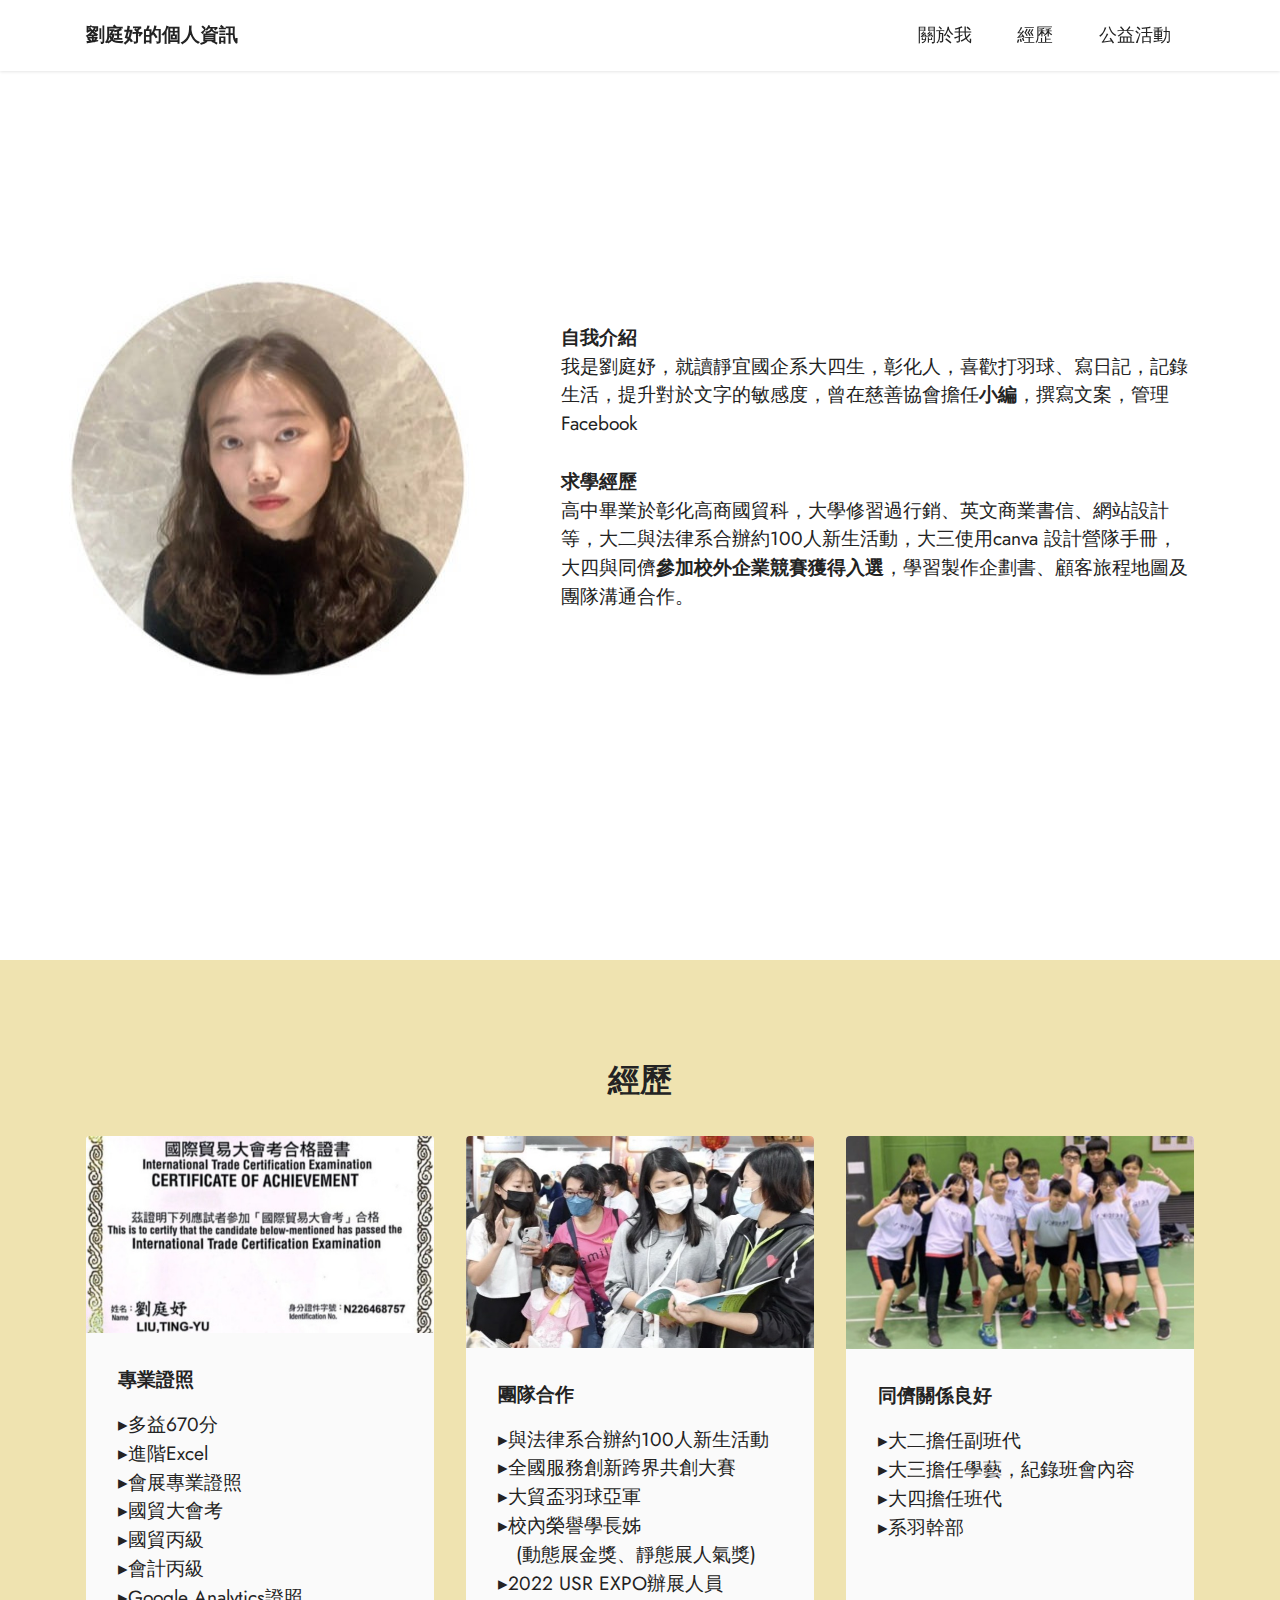
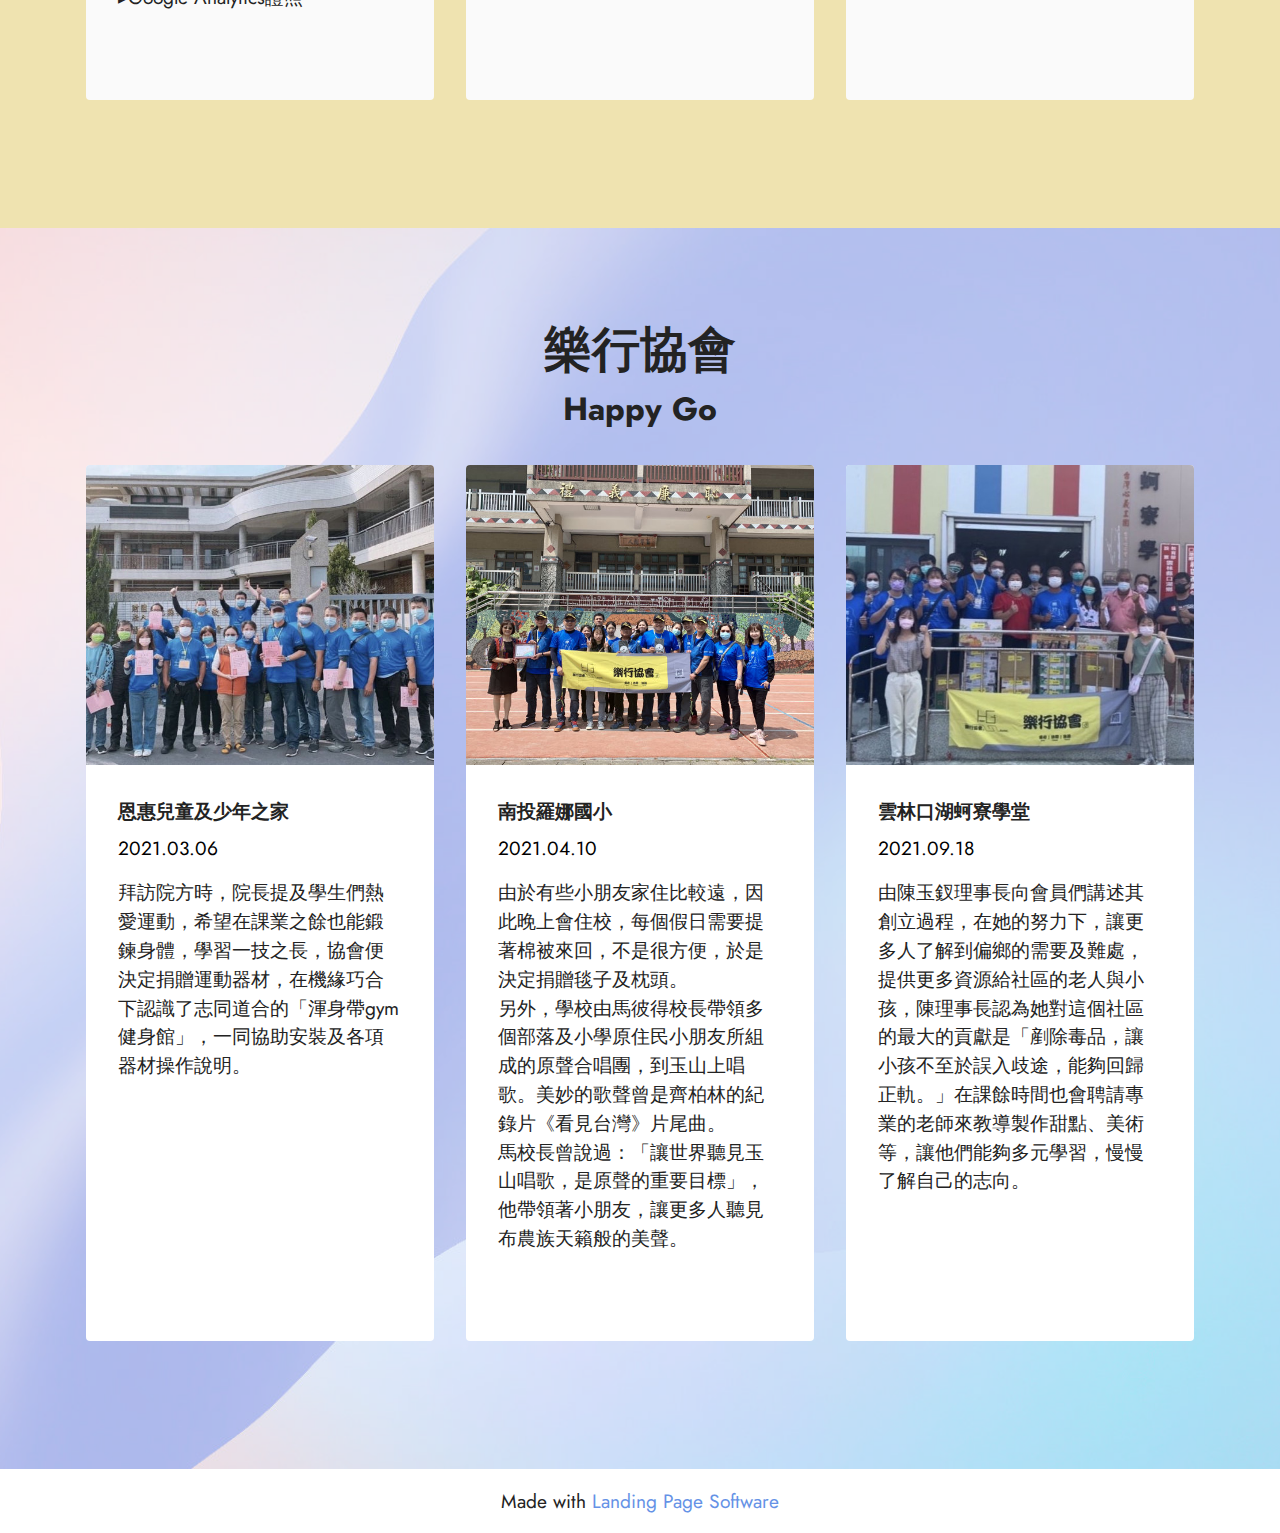
<file: index.html>
<!DOCTYPE html>
<html  >
<head>
  <!-- Site made with Mobirise Website Builder v5.8.4, https://mobirise.com -->
  <meta charset="UTF-8">
  <meta http-equiv="X-UA-Compatible" content="IE=edge">
  <meta name="generator" content="Mobirise v5.8.4, mobirise.com">
  <meta name="viewport" content="width=device-width, initial-scale=1, minimum-scale=1">
  <link rel="shortcut icon" href="assets/images/logo.png" type="image/x-icon">
  <meta name="description" content="">
  
  
  <title>個人資訊</title>
  <link rel="stylesheet" href="assets/bootstrap/css/bootstrap.min.css">
  <link rel="stylesheet" href="assets/bootstrap/css/bootstrap-grid.min.css">
  <link rel="stylesheet" href="assets/bootstrap/css/bootstrap-reboot.min.css">
  <link rel="stylesheet" href="assets/dropdown/css/style.css">
  <link rel="stylesheet" href="assets/socicon/css/styles.css">
  <link rel="stylesheet" href="assets/theme/css/style.css">
  <link rel="preload" href="https://fonts.googleapis.com/css?family=Jost:100,200,300,400,500,600,700,800,900,100i,200i,300i,400i,500i,600i,700i,800i,900i&display=swap" as="style" onload="this.onload=null;this.rel='stylesheet'">
  <noscript><link rel="stylesheet" href="https://fonts.googleapis.com/css?family=Jost:100,200,300,400,500,600,700,800,900,100i,200i,300i,400i,500i,600i,700i,800i,900i&display=swap"></noscript>
  <link rel="preload" as="style" href="assets/mobirise/css/mbr-additional.css"><link rel="stylesheet" href="assets/mobirise/css/mbr-additional.css" type="text/css">

  
  
  
</head>
<body>
  
  <section data-bs-version="5.1" class="menu menu1 cid-tzUgAcVC4s" once="menu" id="menu1-j">
    

    <nav class="navbar navbar-dropdown navbar-fixed-top navbar-expand-lg">
        <div class="container">
            <div class="navbar-brand">
                
                <span class="navbar-caption-wrap"><a class="navbar-caption text-black display-7" href="https://mobiri.se">劉庭妤的個人資訊</a></span>
            </div>
            <button class="navbar-toggler" type="button" data-toggle="collapse" data-bs-toggle="collapse" data-target="#navbarSupportedContent" data-bs-target="#navbarSupportedContent" aria-controls="navbarNavAltMarkup" aria-expanded="false" aria-label="Toggle navigation">
                <div class="hamburger">
                    <span></span>
                    <span></span>
                    <span></span>
                    <span></span>
                </div>
            </button>
            <div class="collapse navbar-collapse" id="navbarSupportedContent">
                <ul class="navbar-nav nav-dropdown nav-right" data-app-modern-menu="true"><li class="nav-item"><a class="nav-link link text-black text-primary display-4" href="index.html#header3-5">關於我</a></li>
                    <li class="nav-item"><a class="nav-link link text-black text-primary display-4" href="index.html#features3-2">經歷</a></li>
                    <li class="nav-item"><a class="nav-link link text-black text-primary display-4" href="index.html#features4-6">公益活動</a>
                    </li></ul>
                
                
            </div>
        </div>
    </nav>
</section>

<section data-bs-version="5.1" class="header3 cid-tz25ms9uL8 mbr-fullscreen" id="header3-5">

    

    
    <div class="mbr-overlay" style="opacity: 0; background-color: rgb(255, 255, 255);"></div>

    <div class="align-center container">
        <div class="row justify-content-end">
            <div class="col-12 col-lg-7">
                <h1 class="mbr-section-title mbr-fonts-style mb-3 display-2"></h1>
                
                <p class="mbr-text mbr-fonts-style display-7"><strong>⾃我介紹</strong><br>我是劉庭妤，就讀靜宜國企系大四生，彰化⼈，喜歡打⽻球、寫⽇記，記錄生活，提升對於⽂字的敏感度，曾在慈善協會擔任<strong>小編</strong>，撰寫文案，管理Facebook<br><br><strong>求學經歷</strong><br>⾼中畢業於彰化⾼商國貿科，⼤學修習過行銷、英⽂商業書信、網站設計等，大二與法律系合辦約100人新生活動，⼤三使⽤canva 設計營隊⼿冊，⼤四與同儕<strong>參加校外企業競賽獲得入選</strong>，學習製作企劃書、顧客旅程地圖及團隊溝通合作。<br><br><br><br></p>
                
            </div>
        </div>
    </div>
</section>

<section data-bs-version="5.1" class="features3 cid-tz1Z82JWyt" id="features3-2">
    
    
    <div class="container">
        <div class="mbr-section-head">
            <h4 class="mbr-section-title mbr-fonts-style align-center mb-0 display-5"><strong>經歷</strong></h4>
            <h5 class="mbr-section-subtitle mbr-fonts-style align-center mb-0 mt-2 display-5"></h5>
        </div>
        <div class="row mt-4">
            
            <div class="item features-image сol-12 col-md-6 col-lg-4 active">
                <div class="item-wrapper">
                    <div class="item-img">
                        <img src="assets/images/s-461234193-695x991.jpeg" alt="Mobirise Website Builder" data-slide-to="0" data-bs-slide-to="0">
                    </div>
                    <div class="item-content">
                        <h5 class="item-title mbr-fonts-style display-7"><strong>專業證照</strong></h5>
                        
                        <p class="mbr-text mbr-fonts-style mt-3 display-7">▸多益670分
<br>▸進階Excel
<br>▸會展專業證照
<br>▸國貿⼤會考
<br>▸國貿丙級<br>▸會計丙級<br>▸Google Analytics證照<br></p>
                    </div>
                    <div class="mbr-section-btn item-footer mt-2"><a href="" class="btn item-btn btn-white-outline display-7" target="_blank"></a></div>
                </div>
            </div><div class="item features-image сol-12 col-md-6 col-lg-4">
                <div class="item-wrapper">
                    <div class="item-img">
                        <img src="assets/images/4d555f5a-7b8c-46a0-bc52-9b628169aa1c-695x468.jpeg" alt="Mobirise Website Builder" data-slide-to="1" data-bs-slide-to="1">
                    </div>
                    <div class="item-content">
                        <h5 class="item-title mbr-fonts-style display-7"><strong>團隊合作</strong></h5>
                        
                        <p class="mbr-text mbr-fonts-style mt-3 display-7">▸與法律系合辦約100人新生活動<br>▸全國服務創新跨界共創⼤賽<br>▸⼤貿盃⽻球亞軍<br>▸校內榮譽學⻑姊<br>&nbsp; &nbsp;(動態展⾦獎、靜態展⼈氣獎)<br>▸2022 USR EXPO辦展⼈員&nbsp;</p>
                    </div>
                    <div class="mbr-section-btn item-footer mt-2"><a href="" class="btn item-btn btn-white-outline display-7" target="_blank"></a></div>
                </div>
            </div>
            <div class="item features-image сol-12 col-md-6 col-lg-4">
                <div class="item-wrapper">
                    <div class="item-img">
                        <img src="assets/images/s-514875407-695x521.jpeg" alt="Mobirise Website Builder">
                    </div>
                    <div class="item-content">
                        <h5 class="item-title mbr-fonts-style display-7"><strong>同儕關係良好</strong></h5>
                        
                        <p class="mbr-text mbr-fonts-style mt-3 display-7">▸⼤⼆擔任副班代<br>▸⼤三擔任學藝，紀錄班會內容
<br>▸⼤四擔任班代<br>▸系⽻幹部<br></p>
                    </div>
                    <div class="mbr-section-btn item-footer mt-2"><a href="" class="btn item-btn btn-white-outline display-7" target="_blank"></a></div>
                </div>
            </div>
        </div>
    </div>
</section>

<section data-bs-version="5.1" class="features4 cid-tz2gKJI0Oy" id="features4-6">
    
    <div class="mbr-overlay"></div>
    <div class="container">
        <div class="mbr-section-head">
            <h4 class="mbr-section-title mbr-fonts-style align-center mb-0 display-2"><strong>樂行協會</strong></h4>
            <h5 class="mbr-section-subtitle mbr-fonts-style align-center mb-0 mt-2 display-5"><strong>Happy Go</strong></h5>
        </div>
        <div class="row mt-4">
            <div class="item features-image сol-12 col-md-6 col-lg-4">
                <div class="item-wrapper">
                    <div class="item-img">
                        <img src="assets/images/02237527-2592-4dbc-8758-c5ac9f81f2fc-695x499.jpg" alt="Mobirise Website Builder" title="">
                    </div>
                    <div class="item-content">
                        <h5 class="item-title mbr-fonts-style display-7"><strong>恩惠兒童及少年之家</strong></h5>
                        <h6 class="item-subtitle mbr-fonts-style mt-1 display-7">2021.03.06</h6>
                        <p class="mbr-text mbr-fonts-style mt-3 display-7">拜訪院方時，院長提及學生們熱愛運動，希望在課業之餘也能鍛鍊身體，學習一技之長，協會便決定捐贈運動器材，在機緣巧合下認識了志同道合的「渾身帶gym健身館」，一同協助安裝及各項器材操作說明。</p>
                    </div>
                    <div class="mbr-section-btn item-footer mt-2"><a href="" class="btn item-btn btn-white-outline display-7" target="_blank"></a></div>
                </div>
            </div>
            <div class="item features-image сol-12 col-md-6 col-lg-4">
                <div class="item-wrapper">
                    <div class="item-img">
                        <img src="assets/images/84436907-5176-488c-be38-a48f495a539a-695x521.jpg" alt="Mobirise Website Builder" title="">
                    </div>
                    <div class="item-content">
                        <h5 class="item-title mbr-fonts-style display-7"><strong>南投羅娜國小</strong></h5>
                        <h6 class="item-subtitle mbr-fonts-style mt-1 display-7">2021.04.10</h6>
                        <p class="mbr-text mbr-fonts-style mt-3 display-7">由於有些小朋友家住比較遠，因此晚上會住校，每個假日需要提著棉被來回，不是很方便，於是決定捐贈毯子及枕頭。<br>另外，學校由馬彼得校長帶領多個部落及小學原住民小朋友所組成的原聲合唱團，到玉山上唱歌。美妙的歌聲曾是齊柏林的紀錄片《看見台灣》片尾曲。<br>馬校長曾說過：「讓世界聽見玉山唱歌，是原聲的重要目標」，他帶領著小朋友，讓更多人聽見布農族天籟般的美聲。</p>
                    </div>
                    <div class="mbr-section-btn item-footer mt-2"><a href="" class="btn item-btn btn-white-outline display-7" target="_blank"></a></div>
                </div>
            </div>
            <div class="item features-image сol-12 col-md-6 col-lg-4">
                <div class="item-wrapper">
                    <div class="item-img">
                        <img src="assets/images/cceb4baa-97d2-44a2-a9a5-aab4b36db428-695x502.jpeg" alt="Mobirise Website Builder" title="">
                    </div>
                    <div class="item-content">
                        <h5 class="item-title mbr-fonts-style display-7"><strong>雲林口湖蚵寮學堂</strong></h5>
                        <h6 class="item-subtitle mbr-fonts-style mt-1 display-7">2021.09.18</h6>
                        <p class="mbr-text mbr-fonts-style mt-3 display-7">由陳玉釵理事長向會員們講述其創立過程，在她的努力下，讓更多人了解到偏鄉的需要及難處，提供更多資源給社區的老人與小孩，陳理事長認為她對這個社區的最大的貢獻是「剷除毒品，讓小孩不至於誤入歧途，能夠回歸正軌。」在課餘時間也會聘請專業的老師來教導製作甜點、美術等，讓他們能夠多元學習，慢慢了解自己的志向。<br></p>
                    </div>
                    <div class="mbr-section-btn item-footer mt-2"><a href="" class="btn item-btn btn-white-outline display-7" target="_blank"></a></div>
                </div>
            </div>

        </div>
    </div>
</section><section class="display-7" style="padding: 0;align-items: center;justify-content: center;flex-wrap: wrap;    align-content: center;display: flex;position: relative;height: 4rem;"><a href="https://mobiri.se/2977700" style="flex: 1 1;height: 4rem;position: absolute;width: 100%;z-index: 1;"><img alt="" style="height: 4rem;" src="[data-uri]"></a><p style="margin: 0;text-align: center;" class="display-7">Made with &#8204;</p><a style="z-index:1" href="https://mobirise.com/builder/landing-page-software.html">Landing Page Software</a></section><script src="assets/bootstrap/js/bootstrap.bundle.min.js"></script>  <script src="assets/smoothscroll/smooth-scroll.js"></script>  <script src="assets/ytplayer/index.js"></script>  <script src="assets/dropdown/js/navbar-dropdown.js"></script>  <script src="assets/theme/js/script.js"></script>  
  
  
</body>
</html>
</file>
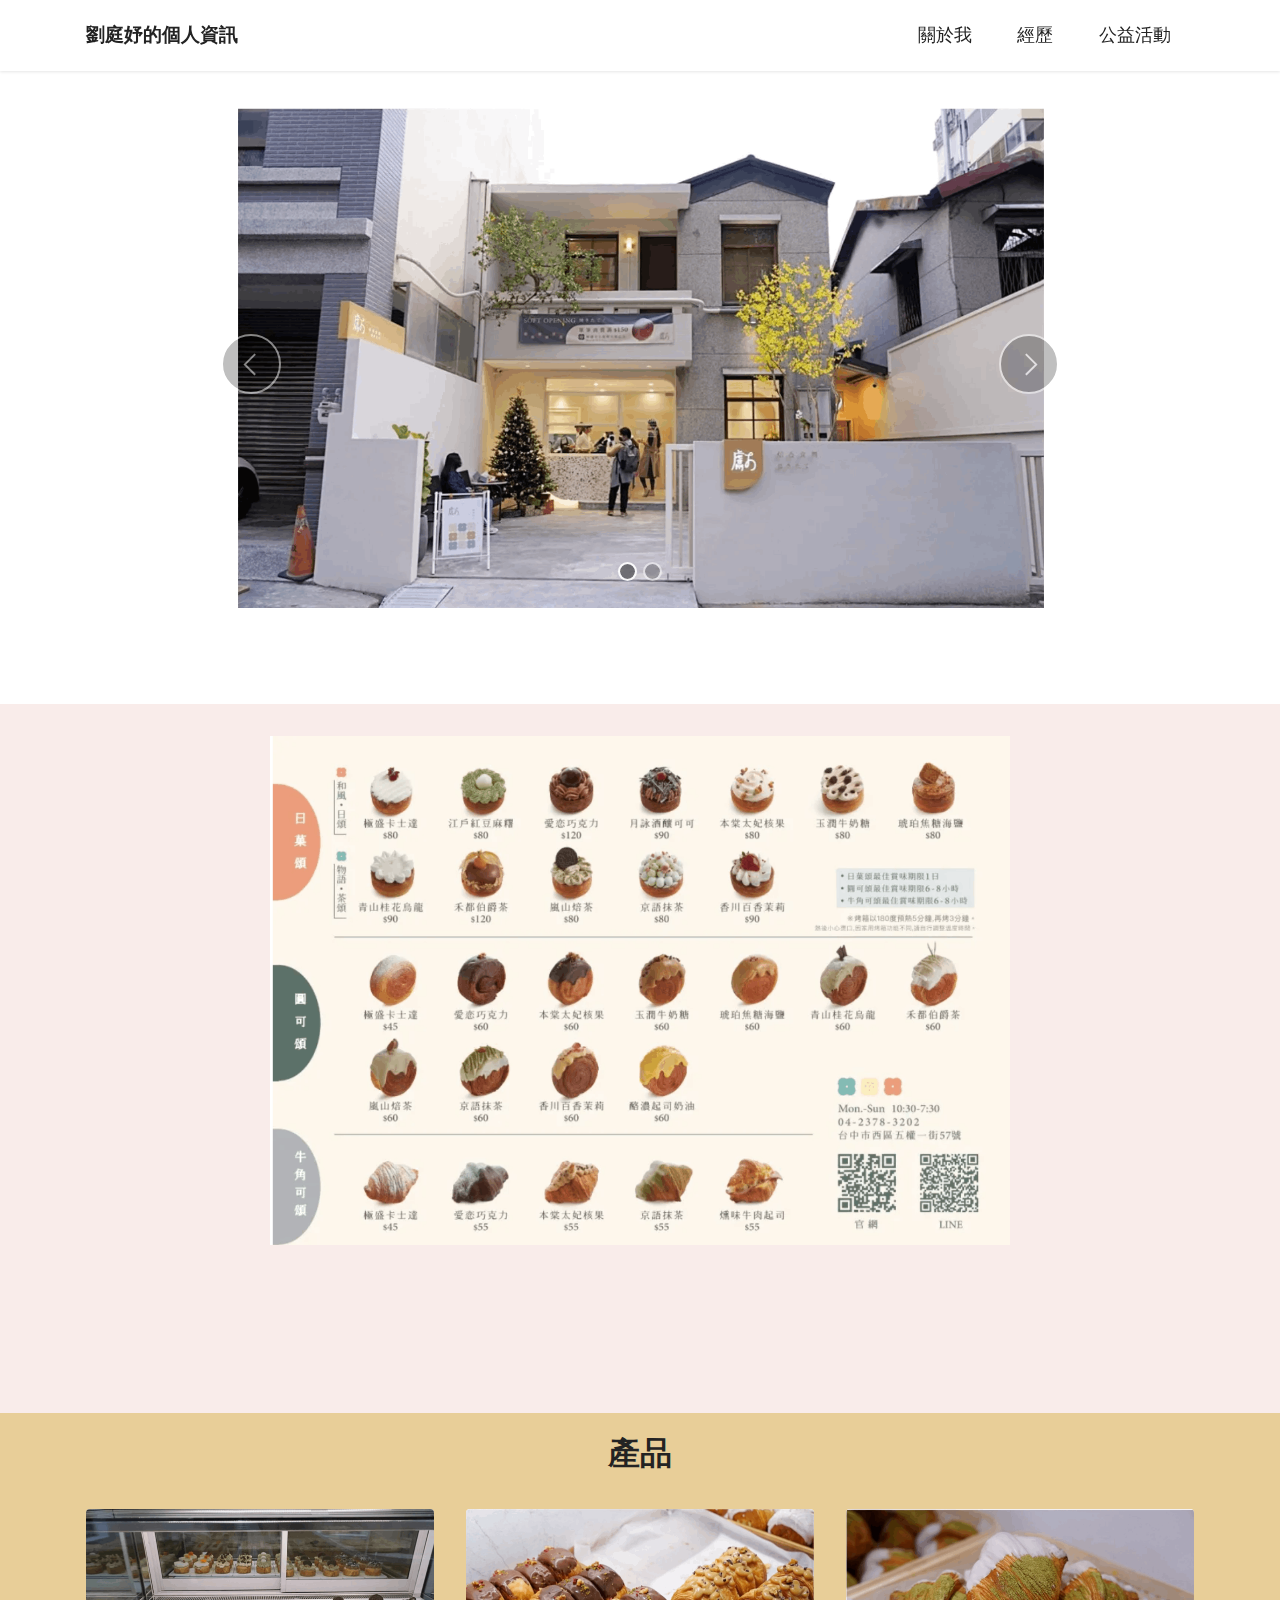
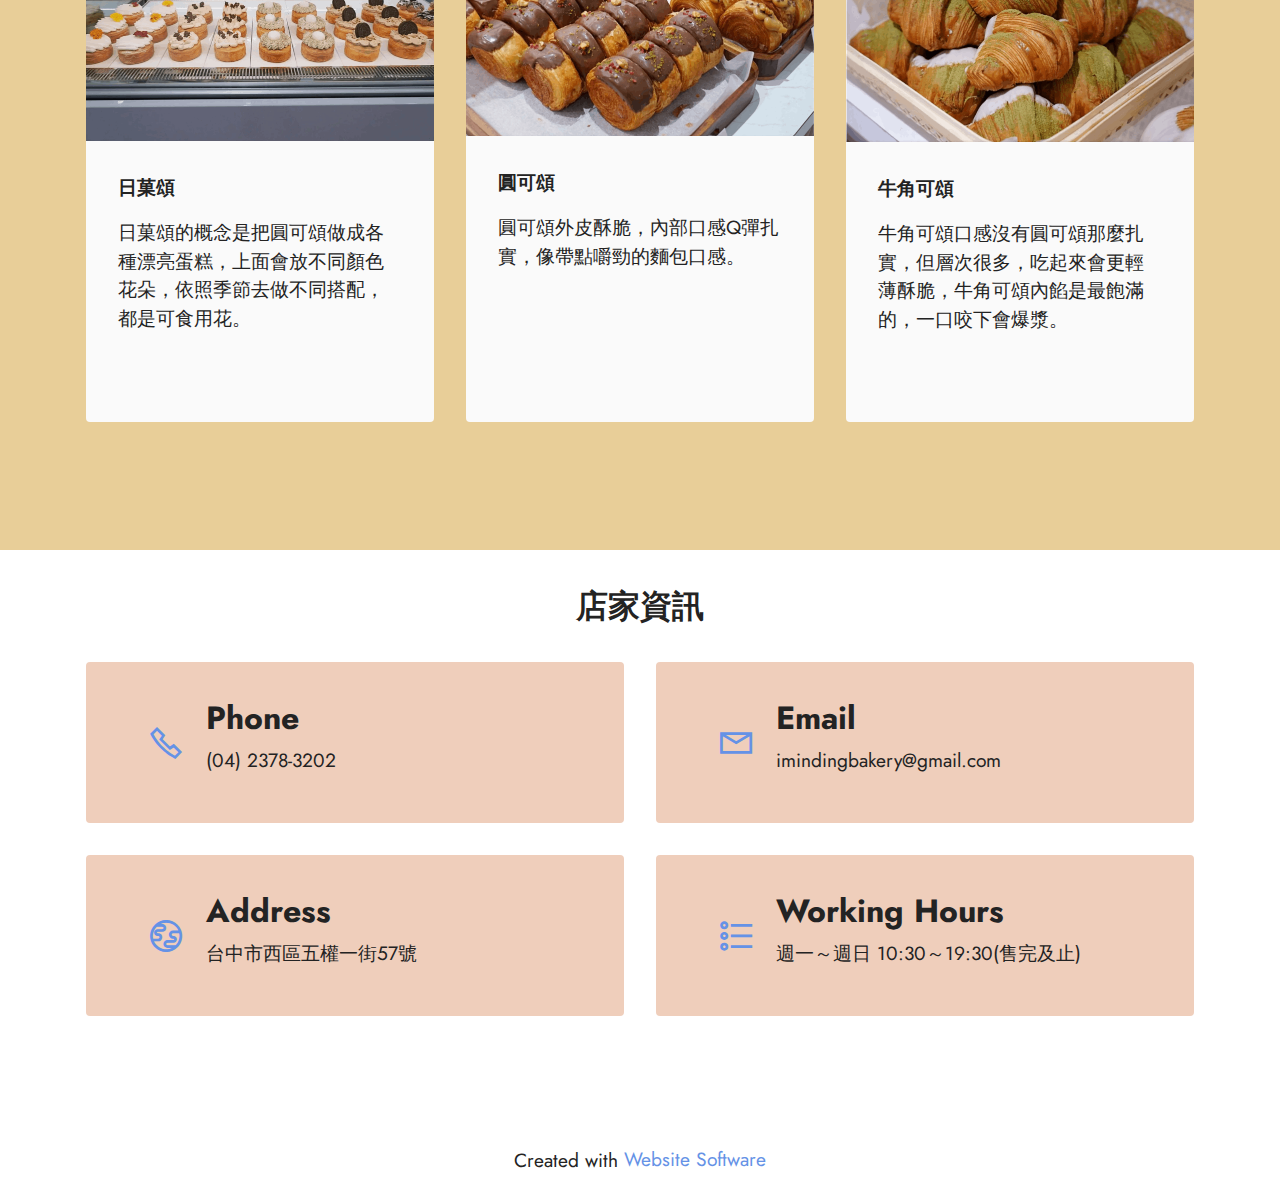
<file: page2.html>
<!DOCTYPE html>
<html  >
<head>
  <!-- Site made with Mobirise Website Builder v5.8.4, https://mobirise.com -->
  <meta charset="UTF-8">
  <meta http-equiv="X-UA-Compatible" content="IE=edge">
  <meta name="generator" content="Mobirise v5.8.4, mobirise.com">
  <meta name="viewport" content="width=device-width, initial-scale=1, minimum-scale=1">
  <link rel="shortcut icon" href="assets/images/logo.png" type="image/x-icon">
  <meta name="description" content="">
  
  
  <title>獻 烘焙</title>
  <link rel="stylesheet" href="assets/web/assets/mobirise-icons2/mobirise2.css">
  <link rel="stylesheet" href="assets/bootstrap/css/bootstrap.min.css">
  <link rel="stylesheet" href="assets/bootstrap/css/bootstrap-grid.min.css">
  <link rel="stylesheet" href="assets/bootstrap/css/bootstrap-reboot.min.css">
  <link rel="stylesheet" href="assets/dropdown/css/style.css">
  <link rel="stylesheet" href="assets/socicon/css/styles.css">
  <link rel="stylesheet" href="assets/theme/css/style.css">
  <link rel="preload" href="https://fonts.googleapis.com/css?family=Jost:100,200,300,400,500,600,700,800,900,100i,200i,300i,400i,500i,600i,700i,800i,900i&display=swap" as="style" onload="this.onload=null;this.rel='stylesheet'">
  <noscript><link rel="stylesheet" href="https://fonts.googleapis.com/css?family=Jost:100,200,300,400,500,600,700,800,900,100i,200i,300i,400i,500i,600i,700i,800i,900i&display=swap"></noscript>
  <link rel="preload" as="style" href="assets/mobirise/css/mbr-additional.css"><link rel="stylesheet" href="assets/mobirise/css/mbr-additional.css" type="text/css">

  
  
  
</head>
<body>
  
  <section data-bs-version="5.1" class="menu menu1 cid-tzTYfBxFAa" once="menu" id="menu1-9">
    

    <nav class="navbar navbar-dropdown navbar-fixed-top navbar-expand-lg">
        <div class="container">
            <div class="navbar-brand">
                
                <span class="navbar-caption-wrap"><a class="navbar-caption text-black display-7" href="https://mobiri.se">劉庭妤的個人資訊</a></span>
            </div>
            <button class="navbar-toggler" type="button" data-toggle="collapse" data-bs-toggle="collapse" data-target="#navbarSupportedContent" data-bs-target="#navbarSupportedContent" aria-controls="navbarNavAltMarkup" aria-expanded="false" aria-label="Toggle navigation">
                <div class="hamburger">
                    <span></span>
                    <span></span>
                    <span></span>
                    <span></span>
                </div>
            </button>
            <div class="collapse navbar-collapse" id="navbarSupportedContent">
                <ul class="navbar-nav nav-dropdown nav-right" data-app-modern-menu="true"><li class="nav-item"><a class="nav-link link text-black text-primary display-4" href="index.html#header3-5">關於我</a></li>
                    <li class="nav-item"><a class="nav-link link text-black text-primary display-4" href="index.html#features3-2">經歷</a></li>
                    <li class="nav-item"><a class="nav-link link text-black text-primary display-4" href="index.html#features4-6">公益活動</a>
                    </li></ul>
                
                
            </div>
        </div>
    </nav>
</section>

<section data-bs-version="5.1" class="slider2 cid-tzU7s3DQBs" id="slider2-f">
    

    
    <div class="container">
        <div class="row justify-content-center">
            <div class="col-12 col-md-10">
                <div class="carousel slide" id="tDcaxYqPP4" data-interval="5000" data-bs-interval="5000">
                    
                    <ol class="carousel-indicators">
                        <li data-slide-to="0" data-bs-slide-to="0" class="active" data-target="#tDcaxYqPP4" data-bs-target="#tDcaxYqPP4"></li>
                        <li data-slide-to="1" data-bs-slide-to="1" data-target="#tDcaxYqPP4" data-bs-target="#tDcaxYqPP4"></li>
                        
                    </ol>
                    <div class="carousel-inner">
                        <div class="carousel-item slider-image item active">
                            <div class="item-wrapper">
                                <img class="d-block w-100" src="assets/images/-2023-03-29-215838-1213x751.png" alt="Mobirise Website Builder">
                                <div class="carousel-caption d-none d-md-block">
                                    <h5 class="mbr-section-subtitle mbr-fonts-style display-2"><br></h5>
                                    <p class="mbr-section-text mbr-fonts-style display-7">
                                        <br><br><br><br><br><br><br><br><br><br><br><br><br></p>
                                </div>
                            </div>
                        </div>
                        <div class="carousel-item slider-image item">
                            <div class="item-wrapper">
                                <img class="d-block w-100" src="assets/images/-2023-03-29-215800-1213x771.png" alt="Mobirise Website Builder">
                                <div class="carousel-caption d-none d-md-block">
                                    <h5 class="mbr-section-subtitle mbr-fonts-style display-5"></h5>
                                    <p class="mbr-section-text mbr-fonts-style display-7"></p>
                                </div>
                            </div>
                        </div>
                        
                    </div>
                    <a class="carousel-control carousel-control-prev" role="button" data-slide="prev" data-bs-slide="prev" href="#tDcaxYqPP4">
                        <span class="mobi-mbri mobi-mbri-arrow-prev" aria-hidden="true"></span>
                        <span class="sr-only visually-hidden">Previous</span>
                    </a>
                    <a class="carousel-control carousel-control-next" role="button" data-slide="next" data-bs-slide="next" href="#tDcaxYqPP4">
                        <span class="mobi-mbri mobi-mbri-arrow-next" aria-hidden="true"></span>
                        <span class="sr-only visually-hidden">Next</span>
                    </a>
                </div>
            </div>
        </div>
    </div>
</section>

<section data-bs-version="5.1" class="header9 cid-tzU9DXP03Z" id="header9-h">

    

    
    

    <div class="text-center container">
        <div class="row justify-content-center">
            <div class="col-md-12 col-lg-9">
                <div class="image-wrap mb-4">
                    <img src="assets/images/-2023-03-29-220002-1105x759.png" alt="Mobirise Website Builder">
                </div>
                <h1 class="mbr-section-title mbr-fonts-style mb-3 display-2"></h1>
                <p class="mbr-text mbr-fonts-style display-4"></p>
                <div class="mbr-section-btn mt-3"><a class="btn btn-white-outline display-4" href="https://mobiri.se"></a>
                    <a class="btn btn-primary-outline display-4" href="https://mobiri.se"></a></div>
            </div>
        </div>
    </div>
</section>

<section data-bs-version="5.1" class="features3 cid-tzTZt0o0aX" id="features3-b">
    
    
    <div class="container">
        <div class="mbr-section-head">
            <h4 class="mbr-section-title mbr-fonts-style align-center mb-0 display-5"><strong>產品</strong></h4>
            <h5 class="mbr-section-subtitle mbr-fonts-style align-center mb-0 mt-2 display-5"></h5>
        </div>
        <div class="row mt-4">
            <div class="item features-image сol-12 col-md-6 col-lg-4 active">
                <div class="item-wrapper">
                    <div class="item-img">
                        <img src="assets/images/-2023-03-29-225038-695x463.png" alt="Mobirise Website Builder">
                    </div>
                    <div class="item-content">
                        <h5 class="item-title mbr-fonts-style display-7"><strong>日菓頌</strong></h5>
                        
                        <p class="mbr-text mbr-fonts-style mt-3 display-7">日菓頌的概念是把圓可頌做成各種漂亮蛋糕，上面會放不同顏色花朵，依照季節去做不同搭配，都是可食用花。</p>
                    </div>
                    <div class="mbr-section-btn item-footer mt-2"><a href="" class="btn item-btn btn-white-outline display-7" target="_blank"></a></div>
                </div>
            </div>
            
            <div class="item features-image сol-12 col-md-6 col-lg-4">
                <div class="item-wrapper">
                    <div class="item-img">
                        <img src="assets/images/-2023-03-29-224933-695x454.png" alt="Mobirise Website Builder" data-slide-to="1" data-bs-slide-to="1">
                    </div>
                    <div class="item-content">
                        <h5 class="item-title mbr-fonts-style display-7"><strong>圓可頌</strong></h5>
                        
                        <p class="mbr-text mbr-fonts-style mt-3 display-7">圓可頌外皮酥脆，內部口感Q彈扎實，像帶點嚼勁的麵包口感。</p>
                    </div>
                    <div class="mbr-section-btn item-footer mt-2"><a href="" class="btn item-btn btn-white-outline display-7" target="_blank"></a></div>
                </div>
            </div><div class="item features-image сol-12 col-md-6 col-lg-4">
                <div class="item-wrapper">
                    <div class="item-img">
                        <img src="assets/images/-2023-03-29-225001-695x465.png" alt="Mobirise Website Builder" data-slide-to="2" data-bs-slide-to="2">
                    </div>
                    <div class="item-content">
                        <h5 class="item-title mbr-fonts-style display-7"><strong>牛角可頌</strong></h5>
                        
                        <p class="mbr-text mbr-fonts-style mt-3 display-7">牛角可頌口感沒有圓可頌那麼扎實，但層次很多，吃起來會更輕薄酥脆，牛角可頌內餡是最飽滿的，一口咬下會爆漿。<br></p>
                    </div>
                    <div class="mbr-section-btn item-footer mt-2"><a href="" class="btn item-btn btn-white-outline display-7" target="_blank"></a></div>
                </div>
            </div>
        </div>
    </div>
</section>

<section data-bs-version="5.1" class="contacts2 cid-tzTZDZEr29" id="contacts2-c">
    <!---->
    

    
    
    <div class="container">
        <div class="mbr-section-head">
            <h3 class="mbr-section-title mbr-fonts-style align-center mb-0 display-5"><strong>店家資訊</strong></h3>
            
        </div>
        <div class="row justify-content-center mt-4">
            <div class="card col-12 col-md-6">
                <div class="card-wrapper">
                    <div class="image-wrapper">
                        <span class="mbr-iconfont mobi-mbri-phone mobi-mbri"></span>
                    </div>
                    <div class="text-wrapper">
                        <h6 class="card-title mbr-fonts-style mb-1 display-5">
                            <strong>Phone</strong>
                        </h6>
                        <p class="mbr-text mbr-fonts-style display-7">(04) 2378-3202</p>
                    </div>
                </div>
            </div>
            <div class="card col-12 col-md-6">
                <div class="card-wrapper">
                    <div class="image-wrapper">
                        <span class="mbr-iconfont mobi-mbri-letter mobi-mbri"></span>
                    </div>
                    <div class="text-wrapper">
                        <h6 class="card-title mbr-fonts-style mb-1 display-5">
                            <strong>Email</strong>
                        </h6>
                        <p class="mbr-text mbr-fonts-style display-7">imindingbakery@gmail.com</p>
                    </div>
                </div>
            </div>
            <div class="card col-12 col-md-6">
                <div class="card-wrapper">
                    <div class="image-wrapper">
                        <span class="mbr-iconfont mobi-mbri-globe mobi-mbri"></span>
                    </div>
                    <div class="text-wrapper">
                        <h6 class="card-title mbr-fonts-style mb-1 display-5">
                            <strong>Address</strong>
                        </h6>
                        <p class="mbr-text mbr-fonts-style display-7">台中市西區五權一街57號</p>
                    </div>
                </div>
            </div>
            <div class="card col-12 col-md-6">
                <div class="card-wrapper">
                    <div class="image-wrapper">
                        <span class="mbr-iconfont mobi-mbri-bulleted-list mobi-mbri"></span>
                    </div>
                    <div class="text-wrapper">
                        <h6 class="card-title mbr-fonts-style mb-1 display-5">
                            <strong>Working Hours</strong>
                        </h6>
                        <p class="mbr-text mbr-fonts-style display-7">週一～週日 10:30～19:30(售完及止)<br></p>
                    </div>
                </div>
            </div>
        </div>
    </div>
</section><section class="display-7" style="padding: 0;align-items: center;justify-content: center;flex-wrap: wrap;    align-content: center;display: flex;position: relative;height: 4rem;"><a href="https://mobiri.se/2977700" style="flex: 1 1;height: 4rem;position: absolute;width: 100%;z-index: 1;"><img alt="" style="height: 4rem;" src="[data-uri]"></a><p style="margin: 0;text-align: center;" class="display-7">Created with &#8204;</p><a style="z-index:1" href="https://mobirise.com"> Website Software</a></section><script src="assets/bootstrap/js/bootstrap.bundle.min.js"></script>  <script src="assets/smoothscroll/smooth-scroll.js"></script>  <script src="assets/ytplayer/index.js"></script>  <script src="assets/dropdown/js/navbar-dropdown.js"></script>  <script src="assets/theme/js/script.js"></script>  
  
  
</body>
</html>
</file>
<file: assets/dropdown/css/style.css>
.navbar-dropdown {
  left: 0;
  padding: 0;
  position: absolute;
  right: 0;
  top: 0;
  transition: all 0.45s ease;
  z-index: 1030;
  background: #282828; }
  .navbar-dropdown .navbar-logo {
    margin-right: 0.8rem;
    transition: margin 0.3s ease-in-out;
    vertical-align: middle; }
    .navbar-dropdown .navbar-logo img {
      height: 3.125rem;
      transition: all 0.3s ease-in-out; }
    .navbar-dropdown .navbar-logo.mbr-iconfont {
      font-size: 3.125rem;
      line-height: 3.125rem; }
  .navbar-dropdown .navbar-caption {
    font-weight: 700;
    white-space: normal;
    vertical-align: -4px;
    line-height: 3.125rem !important; }
    .navbar-dropdown .navbar-caption, .navbar-dropdown .navbar-caption:hover {
      color: inherit;
      text-decoration: none; }
  .navbar-dropdown .mbr-iconfont + .navbar-caption {
    vertical-align: -1px; }
  .navbar-dropdown.navbar-fixed-top {
    position: fixed; }
  .navbar-dropdown .navbar-brand span {
    vertical-align: -4px; }
  .navbar-dropdown.bg-color.transparent {
    background: none; }
  .navbar-dropdown.navbar-short .navbar-brand {
    padding: 0.625rem 0; }
    .navbar-dropdown.navbar-short .navbar-brand span {
      vertical-align: -1px; }
  .navbar-dropdown.navbar-short .navbar-caption {
    line-height: 2.375rem !important;
    vertical-align: -2px; }
  .navbar-dropdown.navbar-short .navbar-logo {
    margin-right: 0.5rem; }
    .navbar-dropdown.navbar-short .navbar-logo img {
      height: 2.375rem; }
    .navbar-dropdown.navbar-short .navbar-logo.mbr-iconfont {
      font-size: 2.375rem;
      line-height: 2.375rem; }
  .navbar-dropdown.navbar-short .mbr-table-cell {
    height: 3.625rem; }
  .navbar-dropdown .navbar-close {
    left: 0.6875rem;
    position: fixed;
    top: 0.75rem;
    z-index: 1000; }
  .navbar-dropdown .hamburger-icon {
    content: "";
    display: inline-block;
    vertical-align: middle;
    width: 16px;
    -webkit-box-shadow: 0 -6px 0 1px #282828,0 0 0 1px #282828,0 6px 0 1px #282828;
    -moz-box-shadow: 0 -6px 0 1px #282828,0 0 0 1px #282828,0 6px 0 1px #282828;
    box-shadow: 0 -6px 0 1px #282828,0 0 0 1px #282828,0 6px 0 1px #282828; }

.dropdown-menu .dropdown-toggle[data-toggle="dropdown-submenu"]::after {
  border-bottom: 0.35em solid transparent;
  border-left: 0.35em solid;
  border-right: 0;
  border-top: 0.35em solid transparent;
  margin-left: 0.3rem; }

.dropdown-menu .dropdown-item:focus {
  outline: 0; }

.nav-dropdown {
  font-size: 0.75rem;
  font-weight: 500;
  height: auto !important; }
  .nav-dropdown .nav-btn {
    padding-left: 1rem; }
  .nav-dropdown .link {
    margin: .667em 1.667em;
    font-weight: 500;
    padding: 0;
    transition: color .2s ease-in-out; }
    .nav-dropdown .link.dropdown-toggle {
      margin-right: 2.583em; }
      .nav-dropdown .link.dropdown-toggle::after {
        margin-left: .25rem;
        border-top: 0.35em solid;
        border-right: 0.35em solid transparent;
        border-left: 0.35em solid transparent;
        border-bottom: 0; }
      .nav-dropdown .link.dropdown-toggle[aria-expanded="true"] {
        margin: 0;
        padding: 0.667em 3.263em  0.667em 1.667em; }
  .nav-dropdown .link::after,
  .nav-dropdown .dropdown-item::after {
    color: inherit; }
  .nav-dropdown .btn {
    font-size: 0.75rem;
    font-weight: 700;
    letter-spacing: 0;
    margin-bottom: 0;
    padding-left: 1.25rem;
    padding-right: 1.25rem; }
  .nav-dropdown .dropdown-menu {
    border-radius: 0;
    border: 0;
    left: 0;
    margin: 0;
    padding-bottom: 1.25rem;
    padding-top: 1.25rem;
    position: relative; }
  .nav-dropdown .dropdown-submenu {
    margin-left: 0.125rem;
    top: 0; }
  .nav-dropdown .dropdown-item {
    font-weight: 500;
    line-height: 2;
    padding: 0.3846em 4.615em 0.3846em 1.5385em;
    position: relative;
    transition: color .2s ease-in-out, background-color .2s ease-in-out; }
    .nav-dropdown .dropdown-item::after {
      margin-top: -0.3077em;
      position: absolute;
      right: 1.1538em;
      top: 50%; }
    .nav-dropdown .dropdown-item:focus, .nav-dropdown .dropdown-item:hover {
      background: none; }

@media (max-width: 767px) {
  .nav-dropdown.navbar-toggleable-sm {
    bottom: 0;
    display: none;
    left: 0;
    overflow-x: hidden;
    position: fixed;
    top: 0;
    transform: translateX(-100%);
    -ms-transform: translateX(-100%);
    -webkit-transform: translateX(-100%);
    width: 18.75rem;
    z-index: 999; } }
.nav-dropdown.navbar-toggleable-xl {
  bottom: 0;
  display: none;
  left: 0;
  overflow-x: hidden;
  position: fixed;
  top: 0;
  transform: translateX(-100%);
  -ms-transform: translateX(-100%);
  -webkit-transform: translateX(-100%);
  width: 18.75rem;
  z-index: 999; }

.nav-dropdown-sm {
  display: block !important;
  overflow-x: hidden;
  overflow: auto;
  padding-top: 3.875rem; }
  .nav-dropdown-sm::after {
    content: "";
    display: block;
    height: 3rem;
    width: 100%; }
  .nav-dropdown-sm.collapse.in ~ .navbar-close {
    display: block !important; }
  .nav-dropdown-sm.collapsing, .nav-dropdown-sm.collapse.in {
    transform: translateX(0);
    -ms-transform: translateX(0);
    -webkit-transform: translateX(0);
    transition: all 0.25s ease-out;
    -webkit-transition: all 0.25s ease-out;
    background: #282828; }
  .nav-dropdown-sm.collapsing[aria-expanded="false"] {
    transform: translateX(-100%);
    -ms-transform: translateX(-100%);
    -webkit-transform: translateX(-100%); }
  .nav-dropdown-sm .nav-item {
    display: block;
    margin-left: 0 !important;
    padding-left: 0; }
  .nav-dropdown-sm .link,
  .nav-dropdown-sm .dropdown-item {
    border-top: 1px dotted rgba(255, 255, 255, 0.1);
    font-size: 0.8125rem;
    line-height: 1.6;
    margin: 0 !important;
    padding: 0.875rem 2.4rem 0.875rem 1.5625rem !important;
    position: relative;
    white-space: normal; }
    .nav-dropdown-sm .link:focus, .nav-dropdown-sm .link:hover,
    .nav-dropdown-sm .dropdown-item:focus,
    .nav-dropdown-sm .dropdown-item:hover {
      background: rgba(0, 0, 0, 0.2) !important;
      color: #c0a375; }
  .nav-dropdown-sm .nav-btn {
    position: relative;
    padding: 1.5625rem 1.5625rem 0 1.5625rem; }
    .nav-dropdown-sm .nav-btn::before {
      border-top: 1px dotted rgba(255, 255, 255, 0.1);
      content: "";
      left: 0;
      position: absolute;
      top: 0;
      width: 100%; }
    .nav-dropdown-sm .nav-btn + .nav-btn {
      padding-top: 0.625rem; }
      .nav-dropdown-sm .nav-btn + .nav-btn::before {
        display: none; }
  .nav-dropdown-sm .btn {
    padding: 0.625rem 0; }
  .nav-dropdown-sm .dropdown-toggle[data-toggle="dropdown-submenu"]::after {
    margin-left: .25rem;
    border-top: 0.35em solid;
    border-right: 0.35em solid transparent;
    border-left: 0.35em solid transparent;
    border-bottom: 0; }
  .nav-dropdown-sm .dropdown-toggle[data-toggle="dropdown-submenu"][aria-expanded="true"]::after {
    border-top: 0;
    border-right: 0.35em solid transparent;
    border-left: 0.35em solid transparent;
    border-bottom: 0.35em solid; }
  .nav-dropdown-sm .dropdown-menu {
    margin: 0;
    padding: 0;
    position: relative;
    top: 0;
    left: 0;
    width: 100%;
    border: 0;
    float: none;
    border-radius: 0;
    background: none; }
  .nav-dropdown-sm .dropdown-submenu {
    left: 100%;
    margin-left: 0.125rem;
    margin-top: -1.25rem;
    top: 0; }

.navbar-toggleable-sm .nav-dropdown .dropdown-menu {
  position: absolute; }

.navbar-toggleable-sm .nav-dropdown .dropdown-submenu {
  left: 100%;
  margin-left: 0.125rem;
  margin-top: -1.25rem;
  top: 0; }

.navbar-toggleable-sm.opened .nav-dropdown .dropdown-menu {
  position: relative; }

.navbar-toggleable-sm.opened .nav-dropdown .dropdown-submenu {
  left: 0;
  margin-left: 00rem;
  margin-top: 0rem;
  top: 0; }

.is-builder .nav-dropdown.collapsing {
  transition: none !important; }
</file>
<file: assets/socicon/css/styles.css>
@charset "UTF-8";

@font-face {
  font-family: 'Socicon';
  src:  url('../fonts/socicon.eot');
  src:  url('../fonts/socicon.eot?#iefix') format('embedded-opentype'),
    url('../fonts/socicon.woff2') format('woff2'),
    url('../fonts/socicon.ttf') format('truetype'),
    url('../fonts/socicon.woff') format('woff'),
    url('../fonts/socicon.svg#socicon') format('svg');
  font-weight: normal;
  font-style: normal;
  font-display: swap;
}

[data-icon]:before {
  font-family: "socicon" !important;
  content: attr(data-icon);
  font-style: normal !important;
  font-weight: normal !important;
  font-variant: normal !important;
  text-transform: none !important;
  speak: none;
  line-height: 1;
  -webkit-font-smoothing: antialiased;
  -moz-osx-font-smoothing: grayscale;
}

[class^="socicon-"], [class*=" socicon-"] {
  /* use !important to prevent issues with browser extensions that change fonts */
  font-family: 'Socicon' !important;
  speak: none;
  font-style: normal;
  font-weight: normal;
  font-variant: normal;
  text-transform: none;
  line-height: 1;

  /* Better Font Rendering =========== */
  -webkit-font-smoothing: antialiased;
  -moz-osx-font-smoothing: grayscale;
}

.socicon-eitaa:before {
  content: "\e97c";
}
.socicon-soroush:before {
  content: "\e97d";
}
.socicon-bale:before {
  content: "\e97e";
}
.socicon-zazzle:before {
  content: "\e97b";
}
.socicon-society6:before {
  content: "\e97a";
}
.socicon-redbubble:before {
  content: "\e979";
}
.socicon-avvo:before {
  content: "\e978";
}
.socicon-stitcher:before {
  content: "\e977";
}
.socicon-googlehangouts:before {
  content: "\e974";
}
.socicon-dlive:before {
  content: "\e975";
}
.socicon-vsco:before {
  content: "\e976";
}
.socicon-flipboard:before {
  content: "\e973";
}
.socicon-ubuntu:before {
  content: "\e958";
}
.socicon-artstation:before {
  content: "\e959";
}
.socicon-invision:before {
  content: "\e95a";
}
.socicon-torial:before {
  content: "\e95b";
}
.socicon-collectorz:before {
  content: "\e95c";
}
.socicon-seenthis:before {
  content: "\e95d";
}
.socicon-googleplaymusic:before {
  content: "\e95e";
}
.socicon-debian:before {
  content: "\e95f";
}
.socicon-filmfreeway:before {
  content: "\e960";
}
.socicon-gnome:before {
  content: "\e961";
}
.socicon-itchio:before {
  content: "\e962";
}
.socicon-jamendo:before {
  content: "\e963";
}
.socicon-mix:before {
  content: "\e964";
}
.socicon-sharepoint:before {
  content: "\e965";
}
.socicon-tinder:before {
  content: "\e966";
}
.socicon-windguru:before {
  content: "\e967";
}
.socicon-cdbaby:before {
  content: "\e968";
}
.socicon-elementaryos:before {
  content: "\e969";
}
.socicon-stage32:before {
  content: "\e96a";
}
.socicon-tiktok:before {
  content: "\e96b";
}
.socicon-gitter:before {
  content: "\e96c";
}
.socicon-letterboxd:before {
  content: "\e96d";
}
.socicon-threema:before {
  content: "\e96e";
}
.socicon-splice:before {
  content: "\e96f";
}
.socicon-metapop:before {
  content: "\e970";
}
.socicon-naver:before {
  content: "\e971";
}
.socicon-remote:before {
  content: "\e972";
}
.socicon-internet:before {
  content: "\e957";
}
.socicon-moddb:before {
  content: "\e94b";
}
.socicon-indiedb:before {
  content: "\e94c";
}
.socicon-traxsource:before {
  content: "\e94d";
}
.socicon-gamefor:before {
  content: "\e94e";
}
.socicon-pixiv:before {
  content: "\e94f";
}
.socicon-myanimelist:before {
  content: "\e950";
}
.socicon-blackberry:before {
  content: "\e951";
}
.socicon-wickr:before {
  content: "\e952";
}
.socicon-spip:before {
  content: "\e953";
}
.socicon-napster:before {
  content: "\e954";
}
.socicon-beatport:before {
  content: "\e955";
}
.socicon-hackerone:before {
  content: "\e956";
}
.socicon-hackernews:before {
  content: "\e946";
}
.socicon-smashwords:before {
  content: "\e947";
}
.socicon-kobo:before {
  content: "\e948";
}
.socicon-bookbub:before {
  content: "\e949";
}
.socicon-mailru:before {
  content: "\e94a";
}
.socicon-gitlab:before {
  content: "\e945";
}
.socicon-instructables:before {
  content: "\e944";
}
.socicon-portfolio:before {
  content: "\e943";
}
.socicon-codered:before {
  content: "\e940";
}
.socicon-origin:before {
  content: "\e941";
}
.socicon-nextdoor:before {
  content: "\e942";
}
.socicon-udemy:before {
  content: "\e93f";
}
.socicon-livemaster:before {
  content: "\e93e";
}
.socicon-crunchbase:before {
  content: "\e93b";
}
.socicon-homefy:before {
  content: "\e93c";
}
.socicon-calendly:before {
  content: "\e93d";
}
.socicon-realtor:before {
  content: "\e90f";
}
.socicon-tidal:before {
  content: "\e910";
}
.socicon-qobuz:before {
  content: "\e911";
}
.socicon-natgeo:before {
  content: "\e912";
}
.socicon-mastodon:before {
  content: "\e913";
}
.socicon-unsplash:before {
  content: "\e914";
}
.socicon-homeadvisor:before {
  content: "\e915";
}
.socicon-angieslist:before {
  content: "\e916";
}
.socicon-codepen:before {
  content: "\e917";
}
.socicon-slack:before {
  content: "\e918";
}
.socicon-openaigym:before {
  content: "\e919";
}
.socicon-logmein:before {
  content: "\e91a";
}
.socicon-fiverr:before {
  content: "\e91b";
}
.socicon-gotomeeting:before {
  content: "\e91c";
}
.socicon-aliexpress:before {
  content: "\e91d";
}
.socicon-guru:before {
  content: "\e91e";
}
.socicon-appstore:before {
  content: "\e91f";
}
.socicon-homes:before {
  content: "\e920";
}
.socicon-zoom:before {
  content: "\e921";
}
.socicon-alibaba:before {
  content: "\e922";
}
.socicon-craigslist:before {
  content: "\e923";
}
.socicon-wix:before {
  content: "\e924";
}
.socicon-redfin:before {
  content: "\e925";
}
.socicon-googlecalendar:before {
  content: "\e926";
}
.socicon-shopify:before {
  content: "\e927";
}
.socicon-freelancer:before {
  content: "\e928";
}
.socicon-seedrs:before {
  content: "\e929";
}
.socicon-bing:before {
  content: "\e92a";
}
.socicon-doodle:before {
  content: "\e92b";
}
.socicon-bonanza:before {
  content: "\e92c";
}
.socicon-squarespace:before {
  content: "\e92d";
}
.socicon-toptal:before {
  content: "\e92e";
}
.socicon-gust:before {
  content: "\e92f";
}
.socicon-ask:before {
  content: "\e930";
}
.socicon-trulia:before {
  content: "\e931";
}
.socicon-loomly:before {
  content: "\e932";
}
.socicon-ghost:before {
  content: "\e933";
}
.socicon-upwork:before {
  content: "\e934";
}
.socicon-fundable:before {
  content: "\e935";
}
.socicon-booking:before {
  content: "\e936";
}
.socicon-googlemaps:before {
  content: "\e937";
}
.socicon-zillow:before {
  content: "\e938";
}
.socicon-niconico:before {
  content: "\e939";
}
.socicon-toneden:before {
  content: "\e93a";
}
.socicon-augment:before {
  content: "\e908";
}
.socicon-bitbucket:before {
  content: "\e909";
}
.socicon-fyuse:before {
  content: "\e90a";
}
.socicon-yt-gaming:before {
  content: "\e90b";
}
.socicon-sketchfab:before {
  content: "\e90c";
}
.socicon-mobcrush:before {
  content: "\e90d";
}
.socicon-microsoft:before {
  content: "\e90e";
}
.socicon-pandora:before {
  content: "\e907";
}
.socicon-messenger:before {
  content: "\e906";
}
.socicon-gamewisp:before {
  content: "\e905";
}
.socicon-bloglovin:before {
  content: "\e904";
}
.socicon-tunein:before {
  content: "\e903";
}
.socicon-gamejolt:before {
  content: "\e901";
}
.socicon-trello:before {
  content: "\e902";
}
.socicon-spreadshirt:before {
  content: "\e900";
}
.socicon-500px:before {
  content: "\e000";
}
.socicon-8tracks:before {
  content: "\e001";
}
.socicon-airbnb:before {
  content: "\e002";
}
.socicon-alliance:before {
  content: "\e003";
}
.socicon-amazon:before {
  content: "\e004";
}
.socicon-amplement:before {
  content: "\e005";
}
.socicon-android:before {
  content: "\e006";
}
.socicon-angellist:before {
  content: "\e007";
}
.socicon-apple:before {
  content: "\e008";
}
.socicon-appnet:before {
  content: "\e009";
}
.socicon-baidu:before {
  content: "\e00a";
}
.socicon-bandcamp:before {
  content: "\e00b";
}
.socicon-battlenet:before {
  content: "\e00c";
}
.socicon-mixer:before {
  content: "\e00d";
}
.socicon-bebee:before {
  content: "\e00e";
}
.socicon-bebo:before {
  content: "\e00f";
}
.socicon-behance:before {
  content: "\e010";
}
.socicon-blizzard:before {
  content: "\e011";
}
.socicon-blogger:before {
  content: "\e012";
}
.socicon-buffer:before {
  content: "\e013";
}
.socicon-chrome:before {
  content: "\e014";
}
.socicon-coderwall:before {
  content: "\e015";
}
.socicon-curse:before {
  content: "\e016";
}
.socicon-dailymotion:before {
  content: "\e017";
}
.socicon-deezer:before {
  content: "\e018";
}
.socicon-delicious:before {
  content: "\e019";
}
.socicon-deviantart:before {
  content: "\e01a";
}
.socicon-diablo:before {
  content: "\e01b";
}
.socicon-digg:before {
  content: "\e01c";
}
.socicon-discord:before {
  content: "\e01d";
}
.socicon-disqus:before {
  content: "\e01e";
}
.socicon-douban:before {
  content: "\e01f";
}
.socicon-draugiem:before {
  content: "\e020";
}
.socicon-dribbble:before {
  content: "\e021";
}
.socicon-drupal:before {
  content: "\e022";
}
.socicon-ebay:before {
  content: "\e023";
}
.socicon-ello:before {
  content: "\e024";
}
.socicon-endomodo:before {
  content: "\e025";
}
.socicon-envato:before {
  content: "\e026";
}
.socicon-etsy:before {
  content: "\e027";
}
.socicon-facebook:before {
  content: "\e028";
}
.socicon-feedburner:before {
  content: "\e029";
}
.socicon-filmweb:before {
  content: "\e02a";
}
.socicon-firefox:before {
  content: "\e02b";
}
.socicon-flattr:before {
  content: "\e02c";
}
.socicon-flickr:before {
  content: "\e02d";
}
.socicon-formulr:before {
  content: "\e02e";
}
.socicon-forrst:before {
  content: "\e02f";
}
.socicon-foursquare:before {
  content: "\e030";
}
.socicon-friendfeed:before {
  content: "\e031";
}
.socicon-github:before {
  content: "\e032";
}
.socicon-goodreads:before {
  content: "\e033";
}
.socicon-google:before {
  content: "\e034";
}
.socicon-googlescholar:before {
  content: "\e035";
}
.socicon-googlegroups:before {
  content: "\e036";
}
.socicon-googlephotos:before {
  content: "\e037";
}
.socicon-googleplus:before {
  content: "\e038";
}
.socicon-grooveshark:before {
  content: "\e039";
}
.socicon-hackerrank:before {
  content: "\e03a";
}
.socicon-hearthstone:before {
  content: "\e03b";
}
.socicon-hellocoton:before {
  content: "\e03c";
}
.socicon-heroes:before {
  content: "\e03d";
}
.socicon-smashcast:before {
  content: "\e03e";
}
.socicon-horde:before {
  content: "\e03f";
}
.socicon-houzz:before {
  content: "\e040";
}
.socicon-icq:before {
  content: "\e041";
}
.socicon-identica:before {
  content: "\e042";
}
.socicon-imdb:before {
  content: "\e043";
}
.socicon-instagram:before {
  content: "\e044";
}
.socicon-issuu:before {
  content: "\e045";
}
.socicon-istock:before {
  content: "\e046";
}
.socicon-itunes:before {
  content: "\e047";
}
.socicon-keybase:before {
  content: "\e048";
}
.socicon-lanyrd:before {
  content: "\e049";
}
.socicon-lastfm:before {
  content: "\e04a";
}
.socicon-line:before {
  content: "\e04b";
}
.socicon-linkedin:before {
  content: "\e04c";
}
.socicon-livejournal:before {
  content: "\e04d";
}
.socicon-lyft:before {
  content: "\e04e";
}
.socicon-macos:before {
  content: "\e04f";
}
.socicon-mail:before {
  content: "\e050";
}
.socicon-medium:before {
  content: "\e051";
}
.socicon-meetup:before {
  content: "\e052";
}
.socicon-mixcloud:before {
  content: "\e053";
}
.socicon-modelmayhem:before {
  content: "\e054";
}
.socicon-mumble:before {
  content: "\e055";
}
.socicon-myspace:before {
  content: "\e056";
}
.socicon-newsvine:before {
  content: "\e057";
}
.socicon-nintendo:before {
  content: "\e058";
}
.socicon-npm:before {
  content: "\e059";
}
.socicon-odnoklassniki:before {
  content: "\e05a";
}
.socicon-openid:before {
  content: "\e05b";
}
.socicon-opera:before {
  content: "\e05c";
}
.socicon-outlook:before {
  content: "\e05d";
}
.socicon-overwatch:before {
  content: "\e05e";
}
.socicon-patreon:before {
  content: "\e05f";
}
.socicon-paypal:before {
  content: "\e060";
}
.socicon-periscope:before {
  content: "\e061";
}
.socicon-persona:before {
  content: "\e062";
}
.socicon-pinterest:before {
  content: "\e063";
}
.socicon-play:before {
  content: "\e064";
}
.socicon-player:before {
  content: "\e065";
}
.socicon-playstation:before {
  content: "\e066";
}
.socicon-pocket:before {
  content: "\e067";
}
.socicon-qq:before {
  content: "\e068";
}
.socicon-quora:before {
  content: "\e069";
}
.socicon-raidcall:before {
  content: "\e06a";
}
.socicon-ravelry:before {
  content: "\e06b";
}
.socicon-reddit:before {
  content: "\e06c";
}
.socicon-renren:before {
  content: "\e06d";
}
.socicon-researchgate:before {
  content: "\e06e";
}
.socicon-residentadvisor:before {
  content: "\e06f";
}
.socicon-reverbnation:before {
  content: "\e070";
}
.socicon-rss:before {
  content: "\e071";
}
.socicon-sharethis:before {
  content: "\e072";
}
.socicon-skype:before {
  content: "\e073";
}
.socicon-slideshare:before {
  content: "\e074";
}
.socicon-smugmug:before {
  content: "\e075";
}
.socicon-snapchat:before {
  content: "\e076";
}
.socicon-songkick:before {
  content: "\e077";
}
.socicon-soundcloud:before {
  content: "\e078";
}
.socicon-spotify:before {
  content: "\e079";
}
.socicon-stackexchange:before {
  content: "\e07a";
}
.socicon-stackoverflow:before {
  content: "\e07b";
}
.socicon-starcraft:before {
  content: "\e07c";
}
.socicon-stayfriends:before {
  content: "\e07d";
}
.socicon-steam:before {
  content: "\e07e";
}
.socicon-storehouse:before {
  content: "\e07f";
}
.socicon-strava:before {
  content: "\e080";
}
.socicon-streamjar:before {
  content: "\e081";
}
.socicon-stumbleupon:before {
  content: "\e082";
}
.socicon-swarm:before {
  content: "\e083";
}
.socicon-teamspeak:before {
  content: "\e084";
}
.socicon-teamviewer:before {
  content: "\e085";
}
.socicon-technorati:before {
  content: "\e086";
}
.socicon-telegram:before {
  content: "\e087";
}
.socicon-tripadvisor:before {
  content: "\e088";
}
.socicon-tripit:before {
  content: "\e089";
}
.socicon-triplej:before {
  content: "\e08a";
}
.socicon-tumblr:before {
  content: "\e08b";
}
.socicon-twitch:before {
  content: "\e08c";
}
.socicon-twitter:before {
  content: "\e08d";
}
.socicon-uber:before {
  content: "\e08e";
}
.socicon-ventrilo:before {
  content: "\e08f";
}
.socicon-viadeo:before {
  content: "\e090";
}
.socicon-viber:before {
  content: "\e091";
}
.socicon-viewbug:before {
  content: "\e092";
}
.socicon-vimeo:before {
  content: "\e093";
}
.socicon-vine:before {
  content: "\e094";
}
.socicon-vkontakte:before {
  content: "\e095";
}
.socicon-warcraft:before {
  content: "\e096";
}
.socicon-wechat:before {
  content: "\e097";
}
.socicon-weibo:before {
  content: "\e098";
}
.socicon-whatsapp:before {
  content: "\e099";
}
.socicon-wikipedia:before {
  content: "\e09a";
}
.socicon-windows:before {
  content: "\e09b";
}
.socicon-wordpress:before {
  content: "\e09c";
}
.socicon-wykop:before {
  content: "\e09d";
}
.socicon-xbox:before {
  content: "\e09e";
}
.socicon-xing:before {
  content: "\e09f";
}
.socicon-yahoo:before {
  content: "\e0a0";
}
.socicon-yammer:before {
  content: "\e0a1";
}
.socicon-yandex:before {
  content: "\e0a2";
}
.socicon-yelp:before {
  content: "\e0a3";
}
.socicon-younow:before {
  content: "\e0a4";
}
.socicon-youtube:before {
  content: "\e0a5";
}
.socicon-zapier:before {
  content: "\e0a6";
}
.socicon-zerply:before {
  content: "\e0a7";
}
.socicon-zomato:before {
  content: "\e0a8";
}
.socicon-zynga:before {
  content: "\e0a9";
}
</file>
<file: assets/theme/css/style.css>
@charset "UTF-8";
section {
  background-color: #ffffff;
}

body {
  font-style: normal;
  line-height: 1.5;
  font-weight: 400;
  color: #232323;
  position: relative;
}

button {
  background-color: transparent;
  border-color: transparent;
}

section,
.container,
.container-fluid {
  position: relative;
  word-wrap: break-word;
}

a.mbr-iconfont:hover {
  text-decoration: none;
}

.article .lead p,
.article .lead ul,
.article .lead ol,
.article .lead pre,
.article .lead blockquote {
  margin-bottom: 0;
}

a {
  font-style: normal;
  font-weight: 400;
  cursor: pointer;
}
a, a:hover {
  text-decoration: none;
}

.mbr-section-title {
  font-style: normal;
  line-height: 1.3;
}

.mbr-section-subtitle {
  line-height: 1.3;
}

.mbr-text {
  font-style: normal;
  line-height: 1.7;
}

h1,
h2,
h3,
h4,
h5,
h6,
.display-1,
.display-2,
.display-4,
.display-5,
.display-7,
span,
p,
a {
  line-height: 1;
  word-break: break-word;
  word-wrap: break-word;
  font-weight: 400;
}

b,
strong {
  font-weight: bold;
}

input:-webkit-autofill, input:-webkit-autofill:hover, input:-webkit-autofill:focus, input:-webkit-autofill:active {
  transition-delay: 9999s;
  -webkit-transition-property: background-color, color;
  transition-property: background-color, color;
}

textarea[type=hidden] {
  display: none;
}

section {
  background-position: 50% 50%;
  background-repeat: no-repeat;
  background-size: cover;
}
section .mbr-background-video,
section .mbr-background-video-preview {
  position: absolute;
  bottom: 0;
  left: 0;
  right: 0;
  top: 0;
}

.hidden {
  visibility: hidden;
}

.mbr-z-index20 {
  z-index: 20;
}

/*! Base colors */
.mbr-white {
  color: #ffffff;
}

.mbr-black {
  color: #111111;
}

.mbr-bg-white {
  background-color: #ffffff;
}

.mbr-bg-black {
  background-color: #000000;
}

/*! Text-aligns */
.align-left {
  text-align: left;
}

.align-center {
  text-align: center;
}

.align-right {
  text-align: right;
}

/*! Font-weight  */
.mbr-light {
  font-weight: 300;
}

.mbr-regular {
  font-weight: 400;
}

.mbr-semibold {
  font-weight: 500;
}

.mbr-bold {
  font-weight: 700;
}

/*! Media  */
.media-content {
  flex-basis: 100%;
}

.media-container-row {
  display: flex;
  flex-direction: row;
  flex-wrap: wrap;
  justify-content: center;
  align-content: center;
  align-items: start;
}
.media-container-row .media-size-item {
  width: 400px;
}

.media-container-column {
  display: flex;
  flex-direction: column;
  flex-wrap: wrap;
  justify-content: center;
  align-content: center;
  align-items: stretch;
}
.media-container-column > * {
  width: 100%;
}

@media (min-width: 992px) {
  .media-container-row {
    flex-wrap: nowrap;
  }
}
figure {
  margin-bottom: 0;
  overflow: hidden;
}

figure[mbr-media-size] {
  transition: width 0.1s;
}

img,
iframe {
  display: block;
  width: 100%;
}

.card {
  background-color: transparent;
  border: none;
}

.card-box {
  width: 100%;
}

.card-img {
  text-align: center;
  flex-shrink: 0;
  -webkit-flex-shrink: 0;
}

.media {
  max-width: 100%;
  margin: 0 auto;
}

.mbr-figure {
  align-self: center;
}

.media-container > div {
  max-width: 100%;
}

.mbr-figure img,
.card-img img {
  width: 100%;
}

@media (max-width: 991px) {
  .media-size-item {
    width: auto !important;
  }

  .media {
    width: auto;
  }

  .mbr-figure {
    width: 100% !important;
  }
}
/*! Buttons */
.mbr-section-btn {
  margin-left: -0.6rem;
  margin-right: -0.6rem;
  font-size: 0;
}

.btn {
  font-weight: 600;
  border-width: 1px;
  font-style: normal;
  margin: 0.6rem 0.6rem;
  white-space: normal;
  transition: all 0.2s ease-in-out;
  display: inline-flex;
  align-items: center;
  justify-content: center;
  word-break: break-word;
}

.btn-sm {
  font-weight: 600;
  letter-spacing: 0px;
  transition: all 0.3s ease-in-out;
}

.btn-md {
  font-weight: 600;
  letter-spacing: 0px;
  transition: all 0.3s ease-in-out;
}

.btn-lg {
  font-weight: 600;
  letter-spacing: 0px;
  transition: all 0.3s ease-in-out;
}

.btn-form {
  margin: 0;
}
.btn-form:hover {
  cursor: pointer;
}

nav .mbr-section-btn {
  margin-left: 0rem;
  margin-right: 0rem;
}

/*! Btn icon margin */
.btn .mbr-iconfont,
.btn.btn-sm .mbr-iconfont {
  order: 1;
  cursor: pointer;
  margin-left: 0.5rem;
  vertical-align: sub;
}

.btn.btn-md .mbr-iconfont,
.btn.btn-md .mbr-iconfont {
  margin-left: 0.8rem;
}

.mbr-regular {
  font-weight: 400;
}

.mbr-semibold {
  font-weight: 500;
}

.mbr-bold {
  font-weight: 700;
}

[type=submit] {
  -webkit-appearance: none;
}

/*! Full-screen */
.mbr-fullscreen .mbr-overlay {
  min-height: 100vh;
}

.mbr-fullscreen {
  display: flex;
  display: -moz-flex;
  display: -ms-flex;
  display: -o-flex;
  align-items: center;
  min-height: 100vh;
  padding-top: 3rem;
  padding-bottom: 3rem;
}

/*! Map */
.map {
  height: 25rem;
  position: relative;
}
.map iframe {
  width: 100%;
  height: 100%;
}

/*! Scroll to top arrow */
.mbr-arrow-up {
  bottom: 25px;
  right: 90px;
  position: fixed;
  text-align: right;
  z-index: 5000;
  color: #ffffff;
  font-size: 22px;
}

.mbr-arrow-up a {
  background: rgba(0, 0, 0, 0.2);
  border-radius: 50%;
  color: #fff;
  display: inline-block;
  height: 60px;
  width: 60px;
  border: 2px solid #fff;
  outline-style: none !important;
  position: relative;
  text-decoration: none;
  transition: all 0.3s ease-in-out;
  cursor: pointer;
  text-align: center;
}
.mbr-arrow-up a:hover {
  background-color: rgba(0, 0, 0, 0.4);
}
.mbr-arrow-up a i {
  line-height: 60px;
}

.mbr-arrow-up-icon {
  display: block;
  color: #fff;
}

.mbr-arrow-up-icon::before {
  content: "›";
  display: inline-block;
  font-family: serif;
  font-size: 22px;
  line-height: 1;
  font-style: normal;
  position: relative;
  top: 6px;
  left: -4px;
  transform: rotate(-90deg);
}

/*! Arrow Down */
.mbr-arrow {
  position: absolute;
  bottom: 45px;
  left: 50%;
  width: 60px;
  height: 60px;
  cursor: pointer;
  background-color: rgba(80, 80, 80, 0.5);
  border-radius: 50%;
  transform: translateX(-50%);
}
@media (max-width: 767px) {
  .mbr-arrow {
    display: none;
  }
}
.mbr-arrow > a {
  display: inline-block;
  text-decoration: none;
  outline-style: none;
  -webkit-animation: arrowdown 1.7s ease-in-out infinite;
          animation: arrowdown 1.7s ease-in-out infinite;
  color: #ffffff;
}
.mbr-arrow > a > i {
  position: absolute;
  top: -2px;
  left: 15px;
  font-size: 2rem;
}

#scrollToTop a i::before {
  content: "";
  position: absolute;
  display: block;
  border-bottom: 2.5px solid #fff;
  border-left: 2.5px solid #fff;
  width: 27.8%;
  height: 27.8%;
  left: 50%;
  top: 51%;
  transform: translateY(-30%) translateX(-50%) rotate(135deg);
}

@keyframes arrowdown {
  0% {
    transform: translateY(0px);
  }
  50% {
    transform: translateY(-5px);
  }
  100% {
    transform: translateY(0px);
  }
}
@-webkit-keyframes arrowdown {
  0% {
    transform: translateY(0px);
  }
  50% {
    transform: translateY(-5px);
  }
  100% {
    transform: translateY(0px);
  }
}
@media (max-width: 500px) {
  .mbr-arrow-up {
    left: 0;
    right: 0;
    text-align: center;
  }
}
/*Gradients animation*/
@keyframes gradient-animation {
  from {
    background-position: 0% 100%;
    -webkit-animation-timing-function: ease-in-out;
            animation-timing-function: ease-in-out;
  }
  to {
    background-position: 100% 0%;
    -webkit-animation-timing-function: ease-in-out;
            animation-timing-function: ease-in-out;
  }
}
@-webkit-keyframes gradient-animation {
  from {
    background-position: 0% 100%;
    -webkit-animation-timing-function: ease-in-out;
            animation-timing-function: ease-in-out;
  }
  to {
    background-position: 100% 0%;
    -webkit-animation-timing-function: ease-in-out;
            animation-timing-function: ease-in-out;
  }
}
.bg-gradient {
  background-size: 200% 200%;
  animation: gradient-animation 5s infinite alternate;
  -webkit-animation: gradient-animation 5s infinite alternate;
}

.menu .navbar-brand {
  display: -webkit-flex;
}
.menu .navbar-brand span {
  display: flex;
  display: -webkit-flex;
}
.menu .navbar-brand .navbar-caption-wrap {
  display: -webkit-flex;
}
.menu .navbar-brand .navbar-logo img {
  display: -webkit-flex;
  width: auto;
}
@media (min-width: 768px) and (max-width: 991px) {
  .menu .navbar-toggleable-sm .navbar-nav {
    display: -ms-flexbox;
  }
}
@media (max-width: 991px) {
  .menu .navbar-collapse {
    max-height: 93.5vh;
  }
  .menu .navbar-collapse.show {
    overflow: auto;
  }
}
@media (min-width: 992px) {
  .menu .navbar-nav.nav-dropdown {
    display: -webkit-flex;
  }
  .menu .navbar-toggleable-sm .navbar-collapse {
    display: -webkit-flex !important;
  }
  .menu .collapsed .navbar-collapse {
    max-height: 93.5vh;
  }
  .menu .collapsed .navbar-collapse.show {
    overflow: auto;
  }
}
@media (max-width: 767px) {
  .menu .navbar-collapse {
    max-height: 80vh;
  }
}

.nav-link .mbr-iconfont {
  margin-right: 0.5rem;
}

.navbar {
  display: -webkit-flex;
  -webkit-flex-wrap: wrap;
  -webkit-align-items: center;
  -webkit-justify-content: space-between;
}

.navbar-collapse {
  -webkit-flex-basis: 100%;
  -webkit-flex-grow: 1;
  -webkit-align-items: center;
}

.nav-dropdown .link {
  padding: 0.667em 1.667em !important;
  margin: 0 !important;
}

.nav {
  display: -webkit-flex;
  -webkit-flex-wrap: wrap;
}

.row {
  display: -webkit-flex;
  -webkit-flex-wrap: wrap;
}

.justify-content-center {
  -webkit-justify-content: center;
}

.form-inline {
  display: -webkit-flex;
}

.card-wrapper {
  -webkit-flex: 1;
}

.carousel-control {
  z-index: 10;
  display: -webkit-flex;
}

.carousel-controls {
  display: -webkit-flex;
}

.media {
  display: -webkit-flex;
}

.form-group:focus {
  outline: none;
}

.jq-selectbox__select {
  padding: 7px 0;
  position: relative;
}

.jq-selectbox__dropdown {
  overflow: hidden;
  border-radius: 10px;
  position: absolute;
  top: 100%;
  left: 0 !important;
  width: 100% !important;
}

.jq-selectbox__trigger-arrow {
  right: 0;
  transform: translateY(-50%);
}

.jq-selectbox li {
  padding: 1.07em 0.5em;
}

input[type=range] {
  padding-left: 0 !important;
  padding-right: 0 !important;
}

.modal-dialog,
.modal-content {
  height: 100%;
}

.modal-dialog .carousel-inner {
  height: calc(100vh - 1.75rem);
}
@media (max-width: 575px) {
  .modal-dialog .carousel-inner {
    height: calc(100vh - 1rem);
  }
}

.carousel-item {
  text-align: center;
}

.carousel-item img {
  margin: auto;
}

.navbar-toggler {
  align-self: flex-start;
  padding: 0.25rem 0.75rem;
  font-size: 1.25rem;
  line-height: 1;
  background: transparent;
  border: 1px solid transparent;
  border-radius: 0.25rem;
}

.navbar-toggler:focus,
.navbar-toggler:hover {
  text-decoration: none;
  box-shadow: none;
}

.navbar-toggler-icon {
  display: inline-block;
  width: 1.5em;
  height: 1.5em;
  vertical-align: middle;
  content: "";
  background: no-repeat center center;
  background-size: 100% 100%;
}

.navbar-toggler-left {
  position: absolute;
  left: 1rem;
}

.navbar-toggler-right {
  position: absolute;
  right: 1rem;
}

.card-img {
  width: auto;
}

.menu .navbar.collapsed:not(.beta-menu) {
  flex-direction: column;
}

.carousel-item.active,
.carousel-item-next,
.carousel-item-prev {
  display: flex;
}

.note-air-layout .dropup .dropdown-menu,
.note-air-layout .navbar-fixed-bottom .dropdown .dropdown-menu {
  bottom: initial !important;
}

html,
body {
  height: auto;
  min-height: 100vh;
}

.dropup .dropdown-toggle::after {
  display: none;
}

.form-asterisk {
  font-family: initial;
  position: absolute;
  top: -2px;
  font-weight: normal;
}

.form-control-label {
  position: relative;
  cursor: pointer;
  margin-bottom: 0.357em;
  padding: 0;
}

.alert {
  color: #ffffff;
  border-radius: 0;
  border: 0;
  font-size: 1.1rem;
  line-height: 1.5;
  margin-bottom: 1.875rem;
  padding: 1.25rem;
  position: relative;
  text-align: center;
}
.alert.alert-form::after {
  background-color: inherit;
  bottom: -7px;
  content: "";
  display: block;
  height: 14px;
  left: 50%;
  margin-left: -7px;
  position: absolute;
  transform: rotate(45deg);
  width: 14px;
}

.form-control {
  background-color: #ffffff;
  background-clip: border-box;
  color: #232323;
  line-height: 1rem !important;
  height: auto;
  padding: 0.6rem 1.2rem;
  transition: border-color 0.25s ease 0s;
  border: 1px solid transparent !important;
  border-radius: 4px;
  box-shadow: rgba(0, 0, 0, 0.07) 0px 1px 1px 0px, rgba(0, 0, 0, 0.07) 0px 1px 3px 0px, rgba(0, 0, 0, 0.03) 0px 0px 0px 1px;
}
.form-active .form-control:invalid {
  border-color: red;
}

form .row {
  margin-left: -0.6rem;
  margin-right: -0.6rem;
}
form .row [class*=col] {
  padding-left: 0.6rem;
  padding-right: 0.6rem;
}

form .mbr-section-btn {
  margin: 0;
  padding-left: 0.6rem;
  padding-right: 0.6rem;
}

form .btn {
  display: flex;
  padding: 0.6rem 1.2rem;
  margin: 0;
}

form .form-check-input {
  margin-top: 0.5;
}

textarea.form-control {
  line-height: 1.5rem !important;
}

.form-group {
  margin-bottom: 1.2rem;
}

.form-control,
form .btn {
  min-height: 48px;
}

.gdpr-block label span.textGDPR input[name=gdpr] {
  top: 7px;
}

.form-control:focus {
  box-shadow: none;
}

:focus {
  outline: none;
}

.mbr-overlay {
  background-color: #000;
  bottom: 0;
  left: 0;
  opacity: 0.5;
  position: absolute;
  right: 0;
  top: 0;
  z-index: 0;
  pointer-events: none;
}

blockquote {
  font-style: italic;
  padding: 3rem;
  font-size: 1.09rem;
  position: relative;
  border-left: 3px solid;
}

ul,
ol,
pre,
blockquote {
  margin-bottom: 2.3125rem;
}

.mt-4 {
  margin-top: 2rem !important;
}

.mb-4 {
  margin-bottom: 2rem !important;
}

@media (min-width: 992px) {
  .container {
    padding-left: 16px;
    padding-right: 16px;
  }

  .row {
    margin-left: -16px;
    margin-right: -16px;
  }
  .row > [class*=col] {
    padding-left: 16px;
    padding-right: 16px;
  }
}
@media (min-width: 768px) {
  .container-fluid {
    padding-left: 32px;
    padding-right: 32px;
  }
}
@media (min-width: 768px) and (max-width: 991px) {
  .mbr-container {
    padding-left: 32px;
    padding-right: 32px;
  }
}
@media (max-width: 767px) {
  .mbr-container {
    padding-left: 16px;
    padding-right: 16px;
  }
}
.card-wrapper,
.item-wrapper {
  overflow: hidden;
}

.app-video-wrapper > img {
  opacity: 1;
}

.item {
  position: relative;
}

.dropdown-menu .dropdown-menu {
  left: 100%;
}

.dropdown-item + .dropdown-menu {
  display: none;
}

.dropdown-item:hover + .dropdown-menu,
.dropdown-menu:hover {
  display: block;
}

@media (min-aspect-ratio: 16/9) {
  .mbr-video-foreground {
    height: 300% !important;
    top: -100% !important;
  }
}
@media (max-aspect-ratio: 16/9) {
  .mbr-video-foreground {
    width: 300% !important;
    left: -100% !important;
  }
}.engine {
	position: absolute;
	text-indent: -2400px;
	text-align: center;
	padding: 0;
	top: 0;
	left: -2400px;
}
</file>
<file: assets/mobirise/css/mbr-additional.css>
body {
  font-family: Jost;
}
.display-1 {
  font-family: 'Jost', sans-serif;
  font-size: 4.6rem;
  line-height: 1.1;
}
.display-1 > .mbr-iconfont {
  font-size: 5.75rem;
}
.display-2 {
  font-family: 'Jost', sans-serif;
  font-size: 3rem;
  line-height: 1.1;
}
.display-2 > .mbr-iconfont {
  font-size: 3.75rem;
}
.display-4 {
  font-family: 'Jost', sans-serif;
  font-size: 1.1rem;
  line-height: 1.5;
}
.display-4 > .mbr-iconfont {
  font-size: 1.375rem;
}
.display-5 {
  font-family: 'Jost', sans-serif;
  font-size: 2rem;
  line-height: 1.5;
}
.display-5 > .mbr-iconfont {
  font-size: 2.5rem;
}
.display-7 {
  font-family: 'Jost', sans-serif;
  font-size: 1.2rem;
  line-height: 1.5;
}
.display-7 > .mbr-iconfont {
  font-size: 1.5rem;
}
/* ---- Fluid typography for mobile devices ---- */
/* 1.4 - font scale ratio ( bootstrap == 1.42857 ) */
/* 100vw - current viewport width */
/* (48 - 20)  48 == 48rem == 768px, 20 == 20rem == 320px(minimal supported viewport) */
/* 0.65 - min scale variable, may vary */
@media (max-width: 992px) {
  .display-1 {
    font-size: 3.68rem;
  }
}
@media (max-width: 768px) {
  .display-1 {
    font-size: 3.22rem;
    font-size: calc( 2.26rem + (4.6 - 2.26) * ((100vw - 20rem) / (48 - 20)));
    line-height: calc( 1.1 * (2.26rem + (4.6 - 2.26) * ((100vw - 20rem) / (48 - 20))));
  }
  .display-2 {
    font-size: 2.4rem;
    font-size: calc( 1.7rem + (3 - 1.7) * ((100vw - 20rem) / (48 - 20)));
    line-height: calc( 1.3 * (1.7rem + (3 - 1.7) * ((100vw - 20rem) / (48 - 20))));
  }
  .display-4 {
    font-size: 0.88rem;
    font-size: calc( 1.0350000000000001rem + (1.1 - 1.0350000000000001) * ((100vw - 20rem) / (48 - 20)));
    line-height: calc( 1.4 * (1.0350000000000001rem + (1.1 - 1.0350000000000001) * ((100vw - 20rem) / (48 - 20))));
  }
  .display-5 {
    font-size: 1.6rem;
    font-size: calc( 1.35rem + (2 - 1.35) * ((100vw - 20rem) / (48 - 20)));
    line-height: calc( 1.4 * (1.35rem + (2 - 1.35) * ((100vw - 20rem) / (48 - 20))));
  }
  .display-7 {
    font-size: 0.96rem;
    font-size: calc( 1.07rem + (1.2 - 1.07) * ((100vw - 20rem) / (48 - 20)));
    line-height: calc( 1.4 * (1.07rem + (1.2 - 1.07) * ((100vw - 20rem) / (48 - 20))));
  }
}
/* Buttons */
.btn {
  padding: 0.6rem 1.2rem;
  border-radius: 4px;
}
.btn-sm {
  padding: 0.6rem 1.2rem;
  border-radius: 4px;
}
.btn-md {
  padding: 0.6rem 1.2rem;
  border-radius: 4px;
}
.btn-lg {
  padding: 1rem 2.6rem;
  border-radius: 4px;
}
.bg-primary {
  background-color: #6592e6 !important;
}
.bg-success {
  background-color: #40b0bf !important;
}
.bg-info {
  background-color: #47b5ed !important;
}
.bg-warning {
  background-color: #ffe161 !important;
}
.bg-danger {
  background-color: #ff9966 !important;
}
.btn-primary,
.btn-primary:active {
  background-color: #6592e6 !important;
  border-color: #6592e6 !important;
  color: #ffffff !important;
  box-shadow: 0 2px 2px 0 rgba(0, 0, 0, 0.2);
}
.btn-primary:hover,
.btn-primary:focus,
.btn-primary.focus,
.btn-primary.active {
  color: #ffffff !important;
  background-color: #2260d2 !important;
  border-color: #2260d2 !important;
  box-shadow: 0 2px 5px 0 rgba(0, 0, 0, 0.2);
}
.btn-primary.disabled,
.btn-primary:disabled {
  color: #ffffff !important;
  background-color: #2260d2 !important;
  border-color: #2260d2 !important;
}
.btn-secondary,
.btn-secondary:active {
  background-color: #ff6666 !important;
  border-color: #ff6666 !important;
  color: #ffffff !important;
  box-shadow: 0 2px 2px 0 rgba(0, 0, 0, 0.2);
}
.btn-secondary:hover,
.btn-secondary:focus,
.btn-secondary.focus,
.btn-secondary.active {
  color: #ffffff !important;
  background-color: #ff0f0f !important;
  border-color: #ff0f0f !important;
  box-shadow: 0 2px 5px 0 rgba(0, 0, 0, 0.2);
}
.btn-secondary.disabled,
.btn-secondary:disabled {
  color: #ffffff !important;
  background-color: #ff0f0f !important;
  border-color: #ff0f0f !important;
}
.btn-info,
.btn-info:active {
  background-color: #47b5ed !important;
  border-color: #47b5ed !important;
  color: #ffffff !important;
  box-shadow: 0 2px 2px 0 rgba(0, 0, 0, 0.2);
}
.btn-info:hover,
.btn-info:focus,
.btn-info.focus,
.btn-info.active {
  color: #ffffff !important;
  background-color: #148cca !important;
  border-color: #148cca !important;
  box-shadow: 0 2px 5px 0 rgba(0, 0, 0, 0.2);
}
.btn-info.disabled,
.btn-info:disabled {
  color: #ffffff !important;
  background-color: #148cca !important;
  border-color: #148cca !important;
}
.btn-success,
.btn-success:active {
  background-color: #40b0bf !important;
  border-color: #40b0bf !important;
  color: #ffffff !important;
  box-shadow: 0 2px 2px 0 rgba(0, 0, 0, 0.2);
}
.btn-success:hover,
.btn-success:focus,
.btn-success.focus,
.btn-success.active {
  color: #ffffff !important;
  background-color: #2a747e !important;
  border-color: #2a747e !important;
  box-shadow: 0 2px 5px 0 rgba(0, 0, 0, 0.2);
}
.btn-success.disabled,
.btn-success:disabled {
  color: #ffffff !important;
  background-color: #2a747e !important;
  border-color: #2a747e !important;
}
.btn-warning,
.btn-warning:active {
  background-color: #ffe161 !important;
  border-color: #ffe161 !important;
  color: #614f00 !important;
  box-shadow: 0 2px 2px 0 rgba(0, 0, 0, 0.2);
}
.btn-warning:hover,
.btn-warning:focus,
.btn-warning.focus,
.btn-warning.active {
  color: #0a0800 !important;
  background-color: #ffd10a !important;
  border-color: #ffd10a !important;
  box-shadow: 0 2px 5px 0 rgba(0, 0, 0, 0.2);
}
.btn-warning.disabled,
.btn-warning:disabled {
  color: #614f00 !important;
  background-color: #ffd10a !important;
  border-color: #ffd10a !important;
}
.btn-danger,
.btn-danger:active {
  background-color: #ff9966 !important;
  border-color: #ff9966 !important;
  color: #ffffff !important;
  box-shadow: 0 2px 2px 0 rgba(0, 0, 0, 0.2);
}
.btn-danger:hover,
.btn-danger:focus,
.btn-danger.focus,
.btn-danger.active {
  color: #ffffff !important;
  background-color: #ff5f0f !important;
  border-color: #ff5f0f !important;
  box-shadow: 0 2px 5px 0 rgba(0, 0, 0, 0.2);
}
.btn-danger.disabled,
.btn-danger:disabled {
  color: #ffffff !important;
  background-color: #ff5f0f !important;
  border-color: #ff5f0f !important;
}
.btn-white,
.btn-white:active {
  background-color: #fafafa !important;
  border-color: #fafafa !important;
  color: #7a7a7a !important;
  box-shadow: 0 2px 2px 0 rgba(0, 0, 0, 0.2);
}
.btn-white:hover,
.btn-white:focus,
.btn-white.focus,
.btn-white.active {
  color: #4f4f4f !important;
  background-color: #cfcfcf !important;
  border-color: #cfcfcf !important;
  box-shadow: 0 2px 5px 0 rgba(0, 0, 0, 0.2);
}
.btn-white.disabled,
.btn-white:disabled {
  color: #7a7a7a !important;
  background-color: #cfcfcf !important;
  border-color: #cfcfcf !important;
}
.btn-black,
.btn-black:active {
  background-color: #232323 !important;
  border-color: #232323 !important;
  color: #ffffff !important;
  box-shadow: 0 2px 2px 0 rgba(0, 0, 0, 0.2);
}
.btn-black:hover,
.btn-black:focus,
.btn-black.focus,
.btn-black.active {
  color: #ffffff !important;
  background-color: #000000 !important;
  border-color: #000000 !important;
  box-shadow: 0 2px 5px 0 rgba(0, 0, 0, 0.2);
}
.btn-black.disabled,
.btn-black:disabled {
  color: #ffffff !important;
  background-color: #000000 !important;
  border-color: #000000 !important;
}
.btn-primary-outline,
.btn-primary-outline:active {
  background-color: transparent !important;
  border-color: transparent;
  color: #6592e6;
}
.btn-primary-outline:hover,
.btn-primary-outline:focus,
.btn-primary-outline.focus,
.btn-primary-outline.active {
  color: #2260d2 !important;
  background-color: transparent!important;
  border-color: transparent!important;
  box-shadow: none!important;
}
.btn-primary-outline.disabled,
.btn-primary-outline:disabled {
  color: #ffffff !important;
  background-color: #6592e6 !important;
  border-color: #6592e6 !important;
}
.btn-secondary-outline,
.btn-secondary-outline:active {
  background-color: transparent !important;
  border-color: transparent;
  color: #ff6666;
}
.btn-secondary-outline:hover,
.btn-secondary-outline:focus,
.btn-secondary-outline.focus,
.btn-secondary-outline.active {
  color: #ff0f0f !important;
  background-color: transparent!important;
  border-color: transparent!important;
  box-shadow: none!important;
}
.btn-secondary-outline.disabled,
.btn-secondary-outline:disabled {
  color: #ffffff !important;
  background-color: #ff6666 !important;
  border-color: #ff6666 !important;
}
.btn-info-outline,
.btn-info-outline:active {
  background-color: transparent !important;
  border-color: transparent;
  color: #47b5ed;
}
.btn-info-outline:hover,
.btn-info-outline:focus,
.btn-info-outline.focus,
.btn-info-outline.active {
  color: #148cca !important;
  background-color: transparent!important;
  border-color: transparent!important;
  box-shadow: none!important;
}
.btn-info-outline.disabled,
.btn-info-outline:disabled {
  color: #ffffff !important;
  background-color: #47b5ed !important;
  border-color: #47b5ed !important;
}
.btn-success-outline,
.btn-success-outline:active {
  background-color: transparent !important;
  border-color: transparent;
  color: #40b0bf;
}
.btn-success-outline:hover,
.btn-success-outline:focus,
.btn-success-outline.focus,
.btn-success-outline.active {
  color: #2a747e !important;
  background-color: transparent!important;
  border-color: transparent!important;
  box-shadow: none!important;
}
.btn-success-outline.disabled,
.btn-success-outline:disabled {
  color: #ffffff !important;
  background-color: #40b0bf !important;
  border-color: #40b0bf !important;
}
.btn-warning-outline,
.btn-warning-outline:active {
  background-color: transparent !important;
  border-color: transparent;
  color: #ffe161;
}
.btn-warning-outline:hover,
.btn-warning-outline:focus,
.btn-warning-outline.focus,
.btn-warning-outline.active {
  color: #ffd10a !important;
  background-color: transparent!important;
  border-color: transparent!important;
  box-shadow: none!important;
}
.btn-warning-outline.disabled,
.btn-warning-outline:disabled {
  color: #614f00 !important;
  background-color: #ffe161 !important;
  border-color: #ffe161 !important;
}
.btn-danger-outline,
.btn-danger-outline:active {
  background-color: transparent !important;
  border-color: transparent;
  color: #ff9966;
}
.btn-danger-outline:hover,
.btn-danger-outline:focus,
.btn-danger-outline.focus,
.btn-danger-outline.active {
  color: #ff5f0f !important;
  background-color: transparent!important;
  border-color: transparent!important;
  box-shadow: none!important;
}
.btn-danger-outline.disabled,
.btn-danger-outline:disabled {
  color: #ffffff !important;
  background-color: #ff9966 !important;
  border-color: #ff9966 !important;
}
.btn-black-outline,
.btn-black-outline:active {
  background-color: transparent !important;
  border-color: transparent;
  color: #232323;
}
.btn-black-outline:hover,
.btn-black-outline:focus,
.btn-black-outline.focus,
.btn-black-outline.active {
  color: #000000 !important;
  background-color: transparent!important;
  border-color: transparent!important;
  box-shadow: none!important;
}
.btn-black-outline.disabled,
.btn-black-outline:disabled {
  color: #ffffff !important;
  background-color: #232323 !important;
  border-color: #232323 !important;
}
.btn-white-outline,
.btn-white-outline:active {
  background-color: transparent !important;
  border-color: transparent;
  color: #fafafa;
}
.btn-white-outline:hover,
.btn-white-outline:focus,
.btn-white-outline.focus,
.btn-white-outline.active {
  color: #cfcfcf !important;
  background-color: transparent!important;
  border-color: transparent!important;
  box-shadow: none!important;
}
.btn-white-outline.disabled,
.btn-white-outline:disabled {
  color: #7a7a7a !important;
  background-color: #fafafa !important;
  border-color: #fafafa !important;
}
.text-primary {
  color: #6592e6 !important;
}
.text-secondary {
  color: #ff6666 !important;
}
.text-success {
  color: #40b0bf !important;
}
.text-info {
  color: #47b5ed !important;
}
.text-warning {
  color: #ffe161 !important;
}
.text-danger {
  color: #ff9966 !important;
}
.text-white {
  color: #fafafa !important;
}
.text-black {
  color: #232323 !important;
}
a.text-primary:hover,
a.text-primary:focus,
a.text-primary.active {
  color: #205ac5 !important;
}
a.text-secondary:hover,
a.text-secondary:focus,
a.text-secondary.active {
  color: #ff0000 !important;
}
a.text-success:hover,
a.text-success:focus,
a.text-success.active {
  color: #266a73 !important;
}
a.text-info:hover,
a.text-info:focus,
a.text-info.active {
  color: #1283bc !important;
}
a.text-warning:hover,
a.text-warning:focus,
a.text-warning.active {
  color: #facb00 !important;
}
a.text-danger:hover,
a.text-danger:focus,
a.text-danger.active {
  color: #ff5500 !important;
}
a.text-white:hover,
a.text-white:focus,
a.text-white.active {
  color: #c7c7c7 !important;
}
a.text-black:hover,
a.text-black:focus,
a.text-black.active {
  color: #000000 !important;
}
a[class*="text-"]:not(.nav-link):not(.dropdown-item):not([role]):not(.navbar-caption) {
  position: relative;
  background-image: transparent;
  background-size: 10000px 2px;
  background-repeat: no-repeat;
  background-position: 0px 1.2em;
  background-position: -10000px 1.2em;
}
a[class*="text-"]:not(.nav-link):not(.dropdown-item):not([role]):not(.navbar-caption):hover {
  transition: background-position 2s ease-in-out;
  background-image: linear-gradient(currentColor 50%, currentColor 50%);
  background-position: 0px 1.2em;
}
.nav-tabs .nav-link.active {
  color: #6592e6;
}
.nav-tabs .nav-link:not(.active) {
  color: #232323;
}
.alert-success {
  background-color: #70c770;
}
.alert-info {
  background-color: #47b5ed;
}
.alert-warning {
  background-color: #ffe161;
}
.alert-danger {
  background-color: #ff9966;
}
.mbr-gallery-filter li.active .btn {
  background-color: #6592e6;
  border-color: #6592e6;
  color: #ffffff;
}
.mbr-gallery-filter li.active .btn:focus {
  box-shadow: none;
}
a,
a:hover {
  color: #6592e6;
}
.mbr-plan-header.bg-primary .mbr-plan-subtitle,
.mbr-plan-header.bg-primary .mbr-plan-price-desc {
  color: #ffffff;
}
.mbr-plan-header.bg-success .mbr-plan-subtitle,
.mbr-plan-header.bg-success .mbr-plan-price-desc {
  color: #a0d8df;
}
.mbr-plan-header.bg-info .mbr-plan-subtitle,
.mbr-plan-header.bg-info .mbr-plan-price-desc {
  color: #ffffff;
}
.mbr-plan-header.bg-warning .mbr-plan-subtitle,
.mbr-plan-header.bg-warning .mbr-plan-price-desc {
  color: #ffffff;
}
.mbr-plan-header.bg-danger .mbr-plan-subtitle,
.mbr-plan-header.bg-danger .mbr-plan-price-desc {
  color: #ffffff;
}
/* Scroll to top button*/
.scrollToTop_wraper {
  display: none;
}
.form-control {
  font-family: 'Jost', sans-serif;
  font-size: 1.1rem;
  line-height: 1.5;
  font-weight: 400;
}
.form-control > .mbr-iconfont {
  font-size: 1.375rem;
}
.form-control:hover,
.form-control:focus {
  box-shadow: rgba(0, 0, 0, 0.07) 0px 1px 1px 0px, rgba(0, 0, 0, 0.07) 0px 1px 3px 0px, rgba(0, 0, 0, 0.03) 0px 0px 0px 1px;
  border-color: #6592e6 !important;
}
.form-control:-webkit-input-placeholder {
  font-family: 'Jost', sans-serif;
  font-size: 1.1rem;
  line-height: 1.5;
  font-weight: 400;
}
.form-control:-webkit-input-placeholder > .mbr-iconfont {
  font-size: 1.375rem;
}
blockquote {
  border-color: #6592e6;
}
/* Forms */
.jq-selectbox li:hover,
.jq-selectbox li.selected {
  background-color: #6592e6;
  color: #ffffff;
}
.jq-number__spin {
  transition: 0.25s ease;
}
.jq-number__spin:hover {
  border-color: #6592e6;
}
.jq-selectbox .jq-selectbox__trigger-arrow,
.jq-number__spin.minus:after,
.jq-number__spin.plus:after {
  transition: 0.4s;
  border-top-color: #353535;
  border-bottom-color: #353535;
}
.jq-selectbox:hover .jq-selectbox__trigger-arrow,
.jq-number__spin.minus:hover:after,
.jq-number__spin.plus:hover:after {
  border-top-color: #6592e6;
  border-bottom-color: #6592e6;
}
.xdsoft_datetimepicker .xdsoft_calendar td.xdsoft_default,
.xdsoft_datetimepicker .xdsoft_calendar td.xdsoft_current,
.xdsoft_datetimepicker .xdsoft_timepicker .xdsoft_time_box > div > div.xdsoft_current {
  color: #ffffff !important;
  background-color: #6592e6 !important;
  box-shadow: none !important;
}
.xdsoft_datetimepicker .xdsoft_calendar td:hover,
.xdsoft_datetimepicker .xdsoft_timepicker .xdsoft_time_box > div > div:hover {
  color: #000000 !important;
  background: #ff6666 !important;
  box-shadow: none !important;
}
.lazy-bg {
  background-image: none !important;
}
.lazy-placeholder:not(section),
.lazy-none {
  display: block;
  position: relative;
  padding-bottom: 56.25%;
  width: 100%;
  height: auto;
}
iframe.lazy-placeholder,
.lazy-placeholder:after {
  content: '';
  position: absolute;
  width: 200px;
  height: 200px;
  background: transparent no-repeat center;
  background-size: contain;
  top: 50%;
  left: 50%;
  transform: translateX(-50%) translateY(-50%);
  background-image: url("data:image/svg+xml;charset=UTF-8,%3csvg width='32' height='32' viewBox='0 0 64 64' xmlns='http://www.w3.org/2000/svg' stroke='%236592e6' %3e%3cg fill='none' fill-rule='evenodd'%3e%3cg transform='translate(16 16)' stroke-width='2'%3e%3ccircle stroke-opacity='.5' cx='16' cy='16' r='16'/%3e%3cpath d='M32 16c0-9.94-8.06-16-16-16'%3e%3canimateTransform attributeName='transform' type='rotate' from='0 16 16' to='360 16 16' dur='1s' repeatCount='indefinite'/%3e%3c/path%3e%3c/g%3e%3c/g%3e%3c/svg%3e");
}
section.lazy-placeholder:after {
  opacity: 0.5;
}
body {
  overflow-x: hidden;
}
a {
  transition: color 0.6s;
}
.cid-tz25ms9uL8 {
  background-image: url("../../../assets/images/s-514908171-2000x1125.jpeg");
}
.cid-tz25ms9uL8 .mbr-fallback-image.disabled {
  display: none;
}
.cid-tz25ms9uL8 .mbr-fallback-image {
  display: block;
  background-size: cover;
  background-position: center center;
  width: 100%;
  height: 100%;
  position: absolute;
  top: 0;
}
.cid-tz25ms9uL8 .mbr-text,
.cid-tz25ms9uL8 .mbr-section-btn {
  text-align: left;
}
.cid-tz1Z82JWyt {
  padding-top: 6rem;
  padding-bottom: 6rem;
  background-color: #efe3b0;
}
.cid-tz1Z82JWyt img,
.cid-tz1Z82JWyt .item-img {
  width: 100%;
}
.cid-tz1Z82JWyt .item:focus,
.cid-tz1Z82JWyt span:focus {
  outline: none;
}
.cid-tz1Z82JWyt .item {
  cursor: pointer;
  margin-bottom: 2rem;
}
.cid-tz1Z82JWyt .item-wrapper {
  position: relative;
  border-radius: 4px;
  background: #fafafa;
  height: 100%;
  display: flex;
  flex-flow: column nowrap;
}
@media (min-width: 992px) {
  .cid-tz1Z82JWyt .item-wrapper .item-content {
    padding: 2rem 2rem 0;
  }
  .cid-tz1Z82JWyt .item-wrapper .item-footer {
    padding: 0 2rem 2rem;
  }
}
@media (max-width: 991px) {
  .cid-tz1Z82JWyt .item-wrapper .item-content {
    padding: 1rem 1rem 0;
  }
  .cid-tz1Z82JWyt .item-wrapper .item-footer {
    padding: 0 1rem 1rem;
  }
}
.cid-tz1Z82JWyt .mbr-section-btn {
  margin-top: auto !important;
}
.cid-tz1Z82JWyt .mbr-section-title {
  color: #232323;
}
.cid-tz1Z82JWyt .mbr-text,
.cid-tz1Z82JWyt .mbr-section-btn {
  text-align: left;
}
.cid-tz1Z82JWyt .item-title {
  text-align: left;
}
.cid-tz1Z82JWyt .item-subtitle {
  text-align: left;
}
.cid-tz2gKJI0Oy {
  padding-top: 6rem;
  padding-bottom: 6rem;
  background-image: url("../../../assets/images/background3.jpg");
}
.cid-tz2gKJI0Oy .mbr-overlay {
  background: #fafafa;
  opacity: 0.6;
}
.cid-tz2gKJI0Oy img,
.cid-tz2gKJI0Oy .item-img {
  width: 100%;
  height: 100%;
  height: 300px;
  object-fit: cover;
}
.cid-tz2gKJI0Oy .item:focus,
.cid-tz2gKJI0Oy span:focus {
  outline: none;
}
.cid-tz2gKJI0Oy .item {
  cursor: pointer;
  margin-bottom: 2rem;
}
.cid-tz2gKJI0Oy .item-wrapper {
  position: relative;
  border-radius: 4px;
  background: #ffffff;
  height: 100%;
  display: flex;
  flex-flow: column nowrap;
}
@media (min-width: 992px) {
  .cid-tz2gKJI0Oy .item-wrapper .item-content {
    padding: 2rem 2rem 0;
  }
  .cid-tz2gKJI0Oy .item-wrapper .item-footer {
    padding: 0 2rem 2rem;
  }
}
@media (max-width: 991px) {
  .cid-tz2gKJI0Oy .item-wrapper .item-content {
    padding: 1rem 1rem 0;
  }
  .cid-tz2gKJI0Oy .item-wrapper .item-footer {
    padding: 0 1rem 1rem;
  }
}
.cid-tz2gKJI0Oy .mbr-section-btn {
  margin-top: auto !important;
}
.cid-tz2gKJI0Oy .mbr-section-title {
  color: #232323;
}
.cid-tz2gKJI0Oy .mbr-text,
.cid-tz2gKJI0Oy .mbr-section-btn {
  text-align: left;
}
.cid-tz2gKJI0Oy .item-title {
  text-align: left;
}
.cid-tz2gKJI0Oy .item-subtitle {
  text-align: left;
  color: #000000;
}
.cid-tzUgAcVC4s {
  z-index: 1000;
  width: 100%;
  position: relative;
  min-height: 60px;
}
.cid-tzUgAcVC4s nav.navbar {
  position: fixed;
}
.cid-tzUgAcVC4s .dropdown-item:before {
  font-family: Moririse2 !important;
  content: "\e966";
  display: inline-block;
  width: 0;
  position: absolute;
  left: 1rem;
  top: 0.5rem;
  margin-right: 0.5rem;
  line-height: 1;
  font-size: inherit;
  vertical-align: middle;
  text-align: center;
  overflow: hidden;
  transform: scale(0, 1);
  transition: all 0.25s ease-in-out;
}
.cid-tzUgAcVC4s .dropdown-menu {
  padding: 0;
  border-radius: 4px;
  box-shadow: 0 1px 3px 0 rgba(0, 0, 0, 0.1);
}
.cid-tzUgAcVC4s .dropdown-item {
  border-bottom: 1px solid #e6e6e6;
}
.cid-tzUgAcVC4s .dropdown-item:hover,
.cid-tzUgAcVC4s .dropdown-item:focus {
  background: #6592e6 !important;
  color: white !important;
}
.cid-tzUgAcVC4s .dropdown-item:hover span {
  color: white;
}
.cid-tzUgAcVC4s .dropdown-item:first-child {
  border-top-left-radius: 4px;
  border-top-right-radius: 4px;
}
.cid-tzUgAcVC4s .dropdown-item:last-child {
  border-bottom: none;
  border-bottom-left-radius: 4px;
  border-bottom-right-radius: 4px;
}
.cid-tzUgAcVC4s .nav-dropdown .link {
  padding: 0 0.3em !important;
  margin: 0.667em 1em !important;
}
.cid-tzUgAcVC4s .nav-dropdown .link.dropdown-toggle::after {
  margin-left: 0.5rem;
  margin-top: 0.2rem;
}
.cid-tzUgAcVC4s .nav-link {
  position: relative;
}
.cid-tzUgAcVC4s .container {
  display: flex;
  margin: auto;
}
@media (min-width: 992px) {
  .cid-tzUgAcVC4s .container {
    flex-wrap: nowrap;
  }
}
.cid-tzUgAcVC4s .iconfont-wrapper {
  color: #000000 !important;
  font-size: 1.5rem;
  padding-right: 0.5rem;
}
.cid-tzUgAcVC4s .dropdown-menu,
.cid-tzUgAcVC4s .navbar.opened {
  background: #ffffff !important;
}
.cid-tzUgAcVC4s .nav-item:focus,
.cid-tzUgAcVC4s .nav-link:focus {
  outline: none;
}
.cid-tzUgAcVC4s .dropdown .dropdown-menu .dropdown-item {
  width: auto;
  transition: all 0.25s ease-in-out;
}
.cid-tzUgAcVC4s .dropdown .dropdown-menu .dropdown-item::after {
  right: 0.5rem;
}
.cid-tzUgAcVC4s .dropdown .dropdown-menu .dropdown-item .mbr-iconfont {
  margin-right: 0.5rem;
  vertical-align: sub;
}
.cid-tzUgAcVC4s .dropdown .dropdown-menu .dropdown-item .mbr-iconfont:before {
  display: inline-block;
  transform: scale(1, 1);
  transition: all 0.25s ease-in-out;
}
.cid-tzUgAcVC4s .collapsed .dropdown-menu .dropdown-item:before {
  display: none;
}
.cid-tzUgAcVC4s .collapsed .dropdown .dropdown-menu .dropdown-item {
  padding: 0.235em 1.5em 0.235em 1.5em !important;
  transition: none;
  margin: 0 !important;
}
.cid-tzUgAcVC4s .navbar {
  min-height: 70px;
  transition: all 0.3s;
  border-bottom: 1px solid transparent;
  box-shadow: 0 1px 3px 0 rgba(0, 0, 0, 0.1);
  background: #ffffff;
}
.cid-tzUgAcVC4s .navbar.opened {
  transition: all 0.3s;
}
.cid-tzUgAcVC4s .navbar .dropdown-item {
  padding: 0.5rem 1.8rem;
}
.cid-tzUgAcVC4s .navbar .navbar-logo img {
  width: auto;
}
.cid-tzUgAcVC4s .navbar .navbar-collapse {
  justify-content: flex-end;
  z-index: 1;
}
.cid-tzUgAcVC4s .navbar.collapsed {
  justify-content: center;
}
.cid-tzUgAcVC4s .navbar.collapsed .nav-item .nav-link::before {
  display: none;
}
.cid-tzUgAcVC4s .navbar.collapsed.opened .dropdown-menu {
  top: 0;
}
.cid-tzUgAcVC4s .navbar.collapsed .dropdown-menu .dropdown-submenu {
  left: 0 !important;
}
.cid-tzUgAcVC4s .navbar.collapsed .dropdown-menu .dropdown-item:after {
  right: auto;
}
.cid-tzUgAcVC4s .navbar.collapsed .dropdown-menu .dropdown-toggle[data-toggle="dropdown-submenu"]:after {
  margin-left: 0.5rem;
  margin-top: 0.2rem;
  border-top: 0.35em solid;
  border-right: 0.35em solid transparent;
  border-left: 0.35em solid transparent;
  border-bottom: 0;
  top: 41%;
}
.cid-tzUgAcVC4s .navbar.collapsed ul.navbar-nav li {
  margin: auto;
}
.cid-tzUgAcVC4s .navbar.collapsed .dropdown-menu .dropdown-item {
  padding: 0.25rem 1.5rem;
  text-align: center;
}
.cid-tzUgAcVC4s .navbar.collapsed .icons-menu {
  padding-left: 0;
  padding-right: 0;
  padding-top: 0.5rem;
  padding-bottom: 0.5rem;
}
@media (max-width: 991px) {
  .cid-tzUgAcVC4s .navbar .nav-item .nav-link::before {
    display: none;
  }
  .cid-tzUgAcVC4s .navbar.opened .dropdown-menu {
    top: 0;
  }
  .cid-tzUgAcVC4s .navbar .dropdown-menu .dropdown-submenu {
    left: 0 !important;
  }
  .cid-tzUgAcVC4s .navbar .dropdown-menu .dropdown-item:after {
    right: auto;
  }
  .cid-tzUgAcVC4s .navbar .dropdown-menu .dropdown-toggle[data-toggle="dropdown-submenu"]:after {
    margin-left: 0.5rem;
    margin-top: 0.2rem;
    border-top: 0.35em solid;
    border-right: 0.35em solid transparent;
    border-left: 0.35em solid transparent;
    border-bottom: 0;
    top: 40%;
  }
  .cid-tzUgAcVC4s .navbar .navbar-logo img {
    height: 3rem !important;
  }
  .cid-tzUgAcVC4s .navbar ul.navbar-nav li {
    margin: auto;
  }
  .cid-tzUgAcVC4s .navbar .dropdown-menu .dropdown-item {
    padding: 0.25rem 1.5rem !important;
    text-align: center;
  }
  .cid-tzUgAcVC4s .navbar .navbar-brand {
    flex-shrink: initial;
    flex-basis: auto;
    word-break: break-word;
    padding-right: 2rem;
  }
  .cid-tzUgAcVC4s .navbar .navbar-toggler {
    flex-basis: auto;
  }
  .cid-tzUgAcVC4s .navbar .icons-menu {
    padding-left: 0;
    padding-top: 0.5rem;
    padding-bottom: 0.5rem;
  }
}
@media (max-width: 991px) and (max-width: 767px) {
  .cid-tzUgAcVC4s .navbar .navbar-brand {
    width: calc(100% - 31px);
  }
}
.cid-tzUgAcVC4s .navbar.navbar-short {
  min-height: 60px;
}
.cid-tzUgAcVC4s .navbar.navbar-short .navbar-logo img {
  height: 2.5rem !important;
}
.cid-tzUgAcVC4s .navbar.navbar-short .navbar-brand {
  min-height: 60px;
  padding: 0;
}
.cid-tzUgAcVC4s .navbar-brand {
  min-height: 70px;
  flex-shrink: 0;
  align-items: center;
  margin-right: 0;
  padding: 10px 0;
  transition: all 0.3s;
  word-break: break-word;
  z-index: 1;
}
.cid-tzUgAcVC4s .navbar-brand .navbar-caption {
  line-height: inherit !important;
}
.cid-tzUgAcVC4s .navbar-brand .navbar-logo a {
  outline: none;
}
.cid-tzUgAcVC4s .dropdown-item.active,
.cid-tzUgAcVC4s .dropdown-item:active {
  background-color: transparent;
}
.cid-tzUgAcVC4s .navbar-expand-lg .navbar-nav .nav-link {
  padding: 0;
}
.cid-tzUgAcVC4s .nav-dropdown .link.dropdown-toggle {
  margin-right: 1.667em;
}
.cid-tzUgAcVC4s .nav-dropdown .link.dropdown-toggle[aria-expanded="true"] {
  margin-right: 0;
  padding: 0.667em 1.667em;
}
.cid-tzUgAcVC4s .navbar.navbar-expand-lg .dropdown .dropdown-menu {
  background: #ffffff;
}
.cid-tzUgAcVC4s .navbar.navbar-expand-lg .dropdown .dropdown-menu .dropdown-submenu {
  margin: 0;
  left: 100%;
}
.cid-tzUgAcVC4s .navbar .dropdown.open > .dropdown-menu {
  display: block;
}
.cid-tzUgAcVC4s ul.navbar-nav {
  flex-wrap: wrap;
}
.cid-tzUgAcVC4s .navbar-buttons {
  text-align: center;
  min-width: 170px;
}
.cid-tzUgAcVC4s button.navbar-toggler {
  outline: none;
  width: 31px;
  height: 20px;
  cursor: pointer;
  transition: all 0.2s;
  position: relative;
  align-self: center;
}
.cid-tzUgAcVC4s button.navbar-toggler .hamburger span {
  position: absolute;
  right: 0;
  width: 30px;
  height: 2px;
  border-right: 5px;
  background-color: #000000;
}
.cid-tzUgAcVC4s button.navbar-toggler .hamburger span:nth-child(1) {
  top: 0;
  transition: all 0.2s;
}
.cid-tzUgAcVC4s button.navbar-toggler .hamburger span:nth-child(2) {
  top: 8px;
  transition: all 0.15s;
}
.cid-tzUgAcVC4s button.navbar-toggler .hamburger span:nth-child(3) {
  top: 8px;
  transition: all 0.15s;
}
.cid-tzUgAcVC4s button.navbar-toggler .hamburger span:nth-child(4) {
  top: 16px;
  transition: all 0.2s;
}
.cid-tzUgAcVC4s nav.opened .hamburger span:nth-child(1) {
  top: 8px;
  width: 0;
  opacity: 0;
  right: 50%;
  transition: all 0.2s;
}
.cid-tzUgAcVC4s nav.opened .hamburger span:nth-child(2) {
  transform: rotate(45deg);
  transition: all 0.25s;
}
.cid-tzUgAcVC4s nav.opened .hamburger span:nth-child(3) {
  transform: rotate(-45deg);
  transition: all 0.25s;
}
.cid-tzUgAcVC4s nav.opened .hamburger span:nth-child(4) {
  top: 8px;
  width: 0;
  opacity: 0;
  right: 50%;
  transition: all 0.2s;
}
.cid-tzUgAcVC4s .navbar-dropdown {
  padding: 0 1rem;
  position: fixed;
}
.cid-tzUgAcVC4s a.nav-link {
  display: flex;
  align-items: center;
  justify-content: center;
}
.cid-tzUgAcVC4s .icons-menu {
  flex-wrap: nowrap;
  display: flex;
  justify-content: center;
  padding-left: 1rem;
  padding-right: 1rem;
  padding-top: 0.3rem;
  text-align: center;
}
@media screen and (-ms-high-contrast: active), (-ms-high-contrast: none) {
  .cid-tzUgAcVC4s .navbar {
    height: 70px;
  }
  .cid-tzUgAcVC4s .navbar.opened {
    height: auto;
  }
  .cid-tzUgAcVC4s .nav-item .nav-link:hover::before {
    width: 175%;
    max-width: calc(100% + 2rem);
    left: -1rem;
  }
}
.cid-tzTYfBxFAa {
  z-index: 1000;
  width: 100%;
  position: relative;
  min-height: 60px;
}
.cid-tzTYfBxFAa nav.navbar {
  position: fixed;
}
.cid-tzTYfBxFAa .dropdown-item:before {
  font-family: Moririse2 !important;
  content: "\e966";
  display: inline-block;
  width: 0;
  position: absolute;
  left: 1rem;
  top: 0.5rem;
  margin-right: 0.5rem;
  line-height: 1;
  font-size: inherit;
  vertical-align: middle;
  text-align: center;
  overflow: hidden;
  transform: scale(0, 1);
  transition: all 0.25s ease-in-out;
}
.cid-tzTYfBxFAa .dropdown-menu {
  padding: 0;
  border-radius: 4px;
  box-shadow: 0 1px 3px 0 rgba(0, 0, 0, 0.1);
}
.cid-tzTYfBxFAa .dropdown-item {
  border-bottom: 1px solid #e6e6e6;
}
.cid-tzTYfBxFAa .dropdown-item:hover,
.cid-tzTYfBxFAa .dropdown-item:focus {
  background: #6592e6 !important;
  color: white !important;
}
.cid-tzTYfBxFAa .dropdown-item:hover span {
  color: white;
}
.cid-tzTYfBxFAa .dropdown-item:first-child {
  border-top-left-radius: 4px;
  border-top-right-radius: 4px;
}
.cid-tzTYfBxFAa .dropdown-item:last-child {
  border-bottom: none;
  border-bottom-left-radius: 4px;
  border-bottom-right-radius: 4px;
}
.cid-tzTYfBxFAa .nav-dropdown .link {
  padding: 0 0.3em !important;
  margin: 0.667em 1em !important;
}
.cid-tzTYfBxFAa .nav-dropdown .link.dropdown-toggle::after {
  margin-left: 0.5rem;
  margin-top: 0.2rem;
}
.cid-tzTYfBxFAa .nav-link {
  position: relative;
}
.cid-tzTYfBxFAa .container {
  display: flex;
  margin: auto;
}
@media (min-width: 992px) {
  .cid-tzTYfBxFAa .container {
    flex-wrap: nowrap;
  }
}
.cid-tzTYfBxFAa .iconfont-wrapper {
  color: #000000 !important;
  font-size: 1.5rem;
  padding-right: 0.5rem;
}
.cid-tzTYfBxFAa .dropdown-menu,
.cid-tzTYfBxFAa .navbar.opened {
  background: #ffffff !important;
}
.cid-tzTYfBxFAa .nav-item:focus,
.cid-tzTYfBxFAa .nav-link:focus {
  outline: none;
}
.cid-tzTYfBxFAa .dropdown .dropdown-menu .dropdown-item {
  width: auto;
  transition: all 0.25s ease-in-out;
}
.cid-tzTYfBxFAa .dropdown .dropdown-menu .dropdown-item::after {
  right: 0.5rem;
}
.cid-tzTYfBxFAa .dropdown .dropdown-menu .dropdown-item .mbr-iconfont {
  margin-right: 0.5rem;
  vertical-align: sub;
}
.cid-tzTYfBxFAa .dropdown .dropdown-menu .dropdown-item .mbr-iconfont:before {
  display: inline-block;
  transform: scale(1, 1);
  transition: all 0.25s ease-in-out;
}
.cid-tzTYfBxFAa .collapsed .dropdown-menu .dropdown-item:before {
  display: none;
}
.cid-tzTYfBxFAa .collapsed .dropdown .dropdown-menu .dropdown-item {
  padding: 0.235em 1.5em 0.235em 1.5em !important;
  transition: none;
  margin: 0 !important;
}
.cid-tzTYfBxFAa .navbar {
  min-height: 70px;
  transition: all 0.3s;
  border-bottom: 1px solid transparent;
  box-shadow: 0 1px 3px 0 rgba(0, 0, 0, 0.1);
  background: #ffffff;
}
.cid-tzTYfBxFAa .navbar.opened {
  transition: all 0.3s;
}
.cid-tzTYfBxFAa .navbar .dropdown-item {
  padding: 0.5rem 1.8rem;
}
.cid-tzTYfBxFAa .navbar .navbar-logo img {
  width: auto;
}
.cid-tzTYfBxFAa .navbar .navbar-collapse {
  justify-content: flex-end;
  z-index: 1;
}
.cid-tzTYfBxFAa .navbar.collapsed {
  justify-content: center;
}
.cid-tzTYfBxFAa .navbar.collapsed .nav-item .nav-link::before {
  display: none;
}
.cid-tzTYfBxFAa .navbar.collapsed.opened .dropdown-menu {
  top: 0;
}
.cid-tzTYfBxFAa .navbar.collapsed .dropdown-menu .dropdown-submenu {
  left: 0 !important;
}
.cid-tzTYfBxFAa .navbar.collapsed .dropdown-menu .dropdown-item:after {
  right: auto;
}
.cid-tzTYfBxFAa .navbar.collapsed .dropdown-menu .dropdown-toggle[data-toggle="dropdown-submenu"]:after {
  margin-left: 0.5rem;
  margin-top: 0.2rem;
  border-top: 0.35em solid;
  border-right: 0.35em solid transparent;
  border-left: 0.35em solid transparent;
  border-bottom: 0;
  top: 41%;
}
.cid-tzTYfBxFAa .navbar.collapsed ul.navbar-nav li {
  margin: auto;
}
.cid-tzTYfBxFAa .navbar.collapsed .dropdown-menu .dropdown-item {
  padding: 0.25rem 1.5rem;
  text-align: center;
}
.cid-tzTYfBxFAa .navbar.collapsed .icons-menu {
  padding-left: 0;
  padding-right: 0;
  padding-top: 0.5rem;
  padding-bottom: 0.5rem;
}
@media (max-width: 991px) {
  .cid-tzTYfBxFAa .navbar .nav-item .nav-link::before {
    display: none;
  }
  .cid-tzTYfBxFAa .navbar.opened .dropdown-menu {
    top: 0;
  }
  .cid-tzTYfBxFAa .navbar .dropdown-menu .dropdown-submenu {
    left: 0 !important;
  }
  .cid-tzTYfBxFAa .navbar .dropdown-menu .dropdown-item:after {
    right: auto;
  }
  .cid-tzTYfBxFAa .navbar .dropdown-menu .dropdown-toggle[data-toggle="dropdown-submenu"]:after {
    margin-left: 0.5rem;
    margin-top: 0.2rem;
    border-top: 0.35em solid;
    border-right: 0.35em solid transparent;
    border-left: 0.35em solid transparent;
    border-bottom: 0;
    top: 40%;
  }
  .cid-tzTYfBxFAa .navbar .navbar-logo img {
    height: 3rem !important;
  }
  .cid-tzTYfBxFAa .navbar ul.navbar-nav li {
    margin: auto;
  }
  .cid-tzTYfBxFAa .navbar .dropdown-menu .dropdown-item {
    padding: 0.25rem 1.5rem !important;
    text-align: center;
  }
  .cid-tzTYfBxFAa .navbar .navbar-brand {
    flex-shrink: initial;
    flex-basis: auto;
    word-break: break-word;
    padding-right: 2rem;
  }
  .cid-tzTYfBxFAa .navbar .navbar-toggler {
    flex-basis: auto;
  }
  .cid-tzTYfBxFAa .navbar .icons-menu {
    padding-left: 0;
    padding-top: 0.5rem;
    padding-bottom: 0.5rem;
  }
}
@media (max-width: 991px) and (max-width: 767px) {
  .cid-tzTYfBxFAa .navbar .navbar-brand {
    width: calc(100% - 31px);
  }
}
.cid-tzTYfBxFAa .navbar.navbar-short {
  min-height: 60px;
}
.cid-tzTYfBxFAa .navbar.navbar-short .navbar-logo img {
  height: 2.5rem !important;
}
.cid-tzTYfBxFAa .navbar.navbar-short .navbar-brand {
  min-height: 60px;
  padding: 0;
}
.cid-tzTYfBxFAa .navbar-brand {
  min-height: 70px;
  flex-shrink: 0;
  align-items: center;
  margin-right: 0;
  padding: 10px 0;
  transition: all 0.3s;
  word-break: break-word;
  z-index: 1;
}
.cid-tzTYfBxFAa .navbar-brand .navbar-caption {
  line-height: inherit !important;
}
.cid-tzTYfBxFAa .navbar-brand .navbar-logo a {
  outline: none;
}
.cid-tzTYfBxFAa .dropdown-item.active,
.cid-tzTYfBxFAa .dropdown-item:active {
  background-color: transparent;
}
.cid-tzTYfBxFAa .navbar-expand-lg .navbar-nav .nav-link {
  padding: 0;
}
.cid-tzTYfBxFAa .nav-dropdown .link.dropdown-toggle {
  margin-right: 1.667em;
}
.cid-tzTYfBxFAa .nav-dropdown .link.dropdown-toggle[aria-expanded="true"] {
  margin-right: 0;
  padding: 0.667em 1.667em;
}
.cid-tzTYfBxFAa .navbar.navbar-expand-lg .dropdown .dropdown-menu {
  background: #ffffff;
}
.cid-tzTYfBxFAa .navbar.navbar-expand-lg .dropdown .dropdown-menu .dropdown-submenu {
  margin: 0;
  left: 100%;
}
.cid-tzTYfBxFAa .navbar .dropdown.open > .dropdown-menu {
  display: block;
}
.cid-tzTYfBxFAa ul.navbar-nav {
  flex-wrap: wrap;
}
.cid-tzTYfBxFAa .navbar-buttons {
  text-align: center;
  min-width: 170px;
}
.cid-tzTYfBxFAa button.navbar-toggler {
  outline: none;
  width: 31px;
  height: 20px;
  cursor: pointer;
  transition: all 0.2s;
  position: relative;
  align-self: center;
}
.cid-tzTYfBxFAa button.navbar-toggler .hamburger span {
  position: absolute;
  right: 0;
  width: 30px;
  height: 2px;
  border-right: 5px;
  background-color: #000000;
}
.cid-tzTYfBxFAa button.navbar-toggler .hamburger span:nth-child(1) {
  top: 0;
  transition: all 0.2s;
}
.cid-tzTYfBxFAa button.navbar-toggler .hamburger span:nth-child(2) {
  top: 8px;
  transition: all 0.15s;
}
.cid-tzTYfBxFAa button.navbar-toggler .hamburger span:nth-child(3) {
  top: 8px;
  transition: all 0.15s;
}
.cid-tzTYfBxFAa button.navbar-toggler .hamburger span:nth-child(4) {
  top: 16px;
  transition: all 0.2s;
}
.cid-tzTYfBxFAa nav.opened .hamburger span:nth-child(1) {
  top: 8px;
  width: 0;
  opacity: 0;
  right: 50%;
  transition: all 0.2s;
}
.cid-tzTYfBxFAa nav.opened .hamburger span:nth-child(2) {
  transform: rotate(45deg);
  transition: all 0.25s;
}
.cid-tzTYfBxFAa nav.opened .hamburger span:nth-child(3) {
  transform: rotate(-45deg);
  transition: all 0.25s;
}
.cid-tzTYfBxFAa nav.opened .hamburger span:nth-child(4) {
  top: 8px;
  width: 0;
  opacity: 0;
  right: 50%;
  transition: all 0.2s;
}
.cid-tzTYfBxFAa .navbar-dropdown {
  padding: 0 1rem;
  position: fixed;
}
.cid-tzTYfBxFAa a.nav-link {
  display: flex;
  align-items: center;
  justify-content: center;
}
.cid-tzTYfBxFAa .icons-menu {
  flex-wrap: nowrap;
  display: flex;
  justify-content: center;
  padding-left: 1rem;
  padding-right: 1rem;
  padding-top: 0.3rem;
  text-align: center;
}
@media screen and (-ms-high-contrast: active), (-ms-high-contrast: none) {
  .cid-tzTYfBxFAa .navbar {
    height: 70px;
  }
  .cid-tzTYfBxFAa .navbar.opened {
    height: auto;
  }
  .cid-tzTYfBxFAa .nav-item .nav-link:hover::before {
    width: 175%;
    max-width: calc(100% + 2rem);
    left: -1rem;
  }
}
.cid-tzU7s3DQBs {
  padding-top: 3rem;
  padding-bottom: 6rem;
  background-color: #ffffff;
}
@media (min-width: 992px) {
  .cid-tzU7s3DQBs .carousel {
    min-height: 500px;
  }
  .cid-tzU7s3DQBs .carousel img {
    max-height: 500px;
    object-fit: contain;
  }
}
@media (max-width: 991px) and (min-width: 768px) {
  .cid-tzU7s3DQBs .carousel {
    min-height: 325px;
  }
  .cid-tzU7s3DQBs .carousel img {
    max-height: 325px;
    object-fit: contain;
  }
}
@media (max-width: 767px) {
  .cid-tzU7s3DQBs .carousel {
    min-height: 275px;
  }
  .cid-tzU7s3DQBs .carousel img {
    max-height: 275px;
    object-fit: contain;
  }
  .cid-tzU7s3DQBs .container .carousel-control {
    margin-bottom: 0;
  }
  .cid-tzU7s3DQBs .content-slider-wrap {
    width: 100% !important;
  }
}
.cid-tzU7s3DQBs .carousel,
.cid-tzU7s3DQBs .carousel-inner {
  display: flex;
  align-items: center;
}
.cid-tzU7s3DQBs .item-wrapper {
  width: 100%;
}
.cid-tzU7s3DQBs .carousel-caption {
  bottom: 40px;
}
.cid-tzU7s3DQBs .carousel-control:hover {
  background: #1b1b1b;
  color: #fff;
  opacity: 1;
}
.cid-tzU7s3DQBs .mobi-mbri-arrow-next {
  margin-left: 5px;
}
.cid-tzU7s3DQBs .mobi-mbri-arrow-prev {
  margin-right: 5px;
}
.cid-tzU7s3DQBs .container .carousel-indicators {
  margin-bottom: 3px;
}
.cid-tzU7s3DQBs .carousel-control {
  top: 50%;
  width: 60px;
  height: 60px;
  margin-top: -1.5rem;
  font-size: 22px;
  background-color: rgba(0, 0, 0, 0.5);
  border: 2px solid #fff;
  border-radius: 50%;
  transition: all 0.3s;
}
.cid-tzU7s3DQBs .carousel-control.carousel-control-prev {
  left: 0;
  margin-left: 2.5rem;
}
.cid-tzU7s3DQBs .carousel-control.carousel-control-next {
  right: 0;
  margin-right: 2.5rem;
}
@media (max-width: 767px) {
  .cid-tzU7s3DQBs .carousel-control {
    top: auto;
    bottom: 1rem;
  }
}
.cid-tzU7s3DQBs .carousel-indicators {
  position: absolute;
  bottom: 0;
  margin-bottom: 1.5rem !important;
}
.cid-tzU7s3DQBs .carousel-indicators li {
  max-width: 15px;
  height: 15px;
  width: 15px;
  max-height: 15px;
  margin: 3px;
  background-color: rgba(0, 0, 0, 0.5);
  border: 2px solid #fff;
  border-radius: 50%;
  opacity: 0.5;
  transition: all 0.3s;
}
.cid-tzU7s3DQBs .carousel-indicators li.active,
.cid-tzU7s3DQBs .carousel-indicators li:hover {
  opacity: 0.9;
}
.cid-tzU7s3DQBs .carousel-indicators li::after,
.cid-tzU7s3DQBs .carousel-indicators li::before {
  content: none;
}
.cid-tzU7s3DQBs .carousel-indicators.ie-fix {
  left: 50%;
  display: block;
  width: 60%;
  margin-left: -30%;
  text-align: center;
}
@media (max-width: 768px) {
  .cid-tzU7s3DQBs .carousel-indicators {
    display: none !important;
  }
}
.cid-tzU7s3DQBs P {
  color: #000000;
}
.cid-tzU7s3DQBs H5 {
  color: #000000;
}
.cid-tzU9DXP03Z {
  padding-top: 2rem;
  padding-bottom: 6rem;
  background-color: #f9ecea;
}
.cid-tzU9DXP03Z .mbr-fallback-image.disabled {
  display: none;
}
.cid-tzU9DXP03Z .mbr-fallback-image {
  display: block;
  background-size: cover;
  background-position: center center;
  width: 100%;
  height: 100%;
  position: absolute;
  top: 0;
}
.cid-tzU9DXP03Z .image-wrap img {
  width: 100%;
}
@media (min-width: 992px) {
  .cid-tzU9DXP03Z .image-wrap img {
    display: block;
    margin: auto;
    width: 90%;
  }
}
.cid-tzTZt0o0aX {
  padding-top: 1rem;
  padding-bottom: 6rem;
  background-color: #e8ce98;
}
.cid-tzTZt0o0aX img,
.cid-tzTZt0o0aX .item-img {
  width: 100%;
}
.cid-tzTZt0o0aX .item:focus,
.cid-tzTZt0o0aX span:focus {
  outline: none;
}
.cid-tzTZt0o0aX .item {
  cursor: pointer;
  margin-bottom: 2rem;
}
.cid-tzTZt0o0aX .item-wrapper {
  position: relative;
  border-radius: 4px;
  background: #fafafa;
  height: 100%;
  display: flex;
  flex-flow: column nowrap;
}
@media (min-width: 992px) {
  .cid-tzTZt0o0aX .item-wrapper .item-content {
    padding: 2rem 2rem 0;
  }
  .cid-tzTZt0o0aX .item-wrapper .item-footer {
    padding: 0 2rem 2rem;
  }
}
@media (max-width: 991px) {
  .cid-tzTZt0o0aX .item-wrapper .item-content {
    padding: 1rem 1rem 0;
  }
  .cid-tzTZt0o0aX .item-wrapper .item-footer {
    padding: 0 1rem 1rem;
  }
}
.cid-tzTZt0o0aX .mbr-section-btn {
  margin-top: auto !important;
}
.cid-tzTZt0o0aX .mbr-section-title {
  color: #232323;
}
.cid-tzTZt0o0aX .mbr-text,
.cid-tzTZt0o0aX .mbr-section-btn {
  text-align: left;
}
.cid-tzTZt0o0aX .item-title {
  text-align: left;
}
.cid-tzTZt0o0aX .item-subtitle {
  text-align: left;
}
.cid-tzTZDZEr29 {
  padding-top: 2rem;
  padding-bottom: 5rem;
  background-color: #ffffff;
}
.cid-tzTZDZEr29 .mbr-fallback-image.disabled {
  display: none;
}
.cid-tzTZDZEr29 .mbr-fallback-image {
  display: block;
  background-size: cover;
  background-position: center center;
  width: 100%;
  height: 100%;
  position: absolute;
  top: 0;
}
.cid-tzTZDZEr29 .image-wrapper {
  display: flex;
  align-items: center;
}
.cid-tzTZDZEr29 .card-wrapper {
  margin-bottom: 2rem;
  display: flex;
  border-radius: 4px;
  background: #efcebb;
}
@media (max-width: 991px) {
  .cid-tzTZDZEr29 .card-wrapper {
    padding: 1rem 2rem;
  }
}
@media (min-width: 992px) {
  .cid-tzTZDZEr29 .card-wrapper {
    padding: 2rem 4rem;
  }
}
.cid-tzTZDZEr29 .mbr-iconfont {
  font-size: 2rem;
  padding-right: 1.5rem;
  color: #6592e6;
}
</file>
<file: assets/web/assets/mobirise-icons2/mobirise2.css>
@font-face {
  font-family: 'Moririse2';
  font-display: swap;
  src:  url('mobirise2.eot?f2bix4');
  src:  url('mobirise2.eot?f2bix4#iefix') format('embedded-opentype'),
    url('mobirise2.ttf?f2bix4') format('truetype'),
    url('mobirise2.woff?f2bix4') format('woff'),
    url('mobirise2.svg?f2bix4#mobirise2') format('svg');
  font-weight: normal;
  font-style: normal;
}

[class^="mobi-"], [class*=" mobi-"] {
  /* use !important to prevent issues with browser extensions that change fonts */
  font-family: 'Moririse2' !important;
  speak: none;
  font-style: normal;
  font-weight: normal;
  font-variant: normal;
  text-transform: none;
  line-height: 1;

  /* Better Font Rendering =========== */
  -webkit-font-smoothing: antialiased;
  -moz-osx-font-smoothing: grayscale;
}

.mobi-mbri-add-submenu:before {
  content: "\e900";
}
.mobi-mbri-alert:before {
  content: "\e901";
}
.mobi-mbri-align-center:before {
  content: "\e902";
}
.mobi-mbri-align-justify:before {
  content: "\e903";
}
.mobi-mbri-align-left:before {
  content: "\e904";
}
.mobi-mbri-align-right:before {
  content: "\e905";
}
.mobi-mbri-android:before {
  content: "\e906";
}
.mobi-mbri-apple:before {
  content: "\e907";
}
.mobi-mbri-arrow-down:before {
  content: "\e908";
}
.mobi-mbri-arrow-next:before {
  content: "\e909";
}
.mobi-mbri-arrow-prev:before {
  content: "\e90a";
}
.mobi-mbri-arrow-up:before {
  content: "\e90b";
}
.mobi-mbri-bold:before {
  content: "\e90c";
}
.mobi-mbri-bookmark:before {
  content: "\e90d";
}
.mobi-mbri-bootstrap:before {
  content: "\e90e";
}
.mobi-mbri-briefcase:before {
  content: "\e90f";
}
.mobi-mbri-browse:before {
  content: "\e910";
}
.mobi-mbri-bulleted-list:before {
  content: "\e911";
}
.mobi-mbri-calendar:before {
  content: "\e912";
}
.mobi-mbri-camera:before {
  content: "\e913";
}
.mobi-mbri-cart-add:before {
  content: "\e914";
}
.mobi-mbri-cart-full:before {
  content: "\e915";
}
.mobi-mbri-cash:before {
  content: "\e916";
}
.mobi-mbri-change-style:before {
  content: "\e917";
}
.mobi-mbri-chat:before {
  content: "\e918";
}
.mobi-mbri-clock:before {
  content: "\e919";
}
.mobi-mbri-close:before {
  content: "\e91a";
}
.mobi-mbri-cloud:before {
  content: "\e91b";
}
.mobi-mbri-code:before {
  content: "\e91c";
}
.mobi-mbri-contact-form:before {
  content: "\e91d";
}
.mobi-mbri-credit-card:before {
  content: "\e91e";
}
.mobi-mbri-cursor-click:before {
  content: "\e91f";
}
.mobi-mbri-cust-feedback:before {
  content: "\e920";
}
.mobi-mbri-database:before {
  content: "\e921";
}
.mobi-mbri-delivery:before {
  content: "\e922";
}
.mobi-mbri-desktop:before {
  content: "\e923";
}
.mobi-mbri-devices:before {
  content: "\e924";
}
.mobi-mbri-down:before {
  content: "\e925";
}
.mobi-mbri-download-2:before {
  content: "\e926";
}
.mobi-mbri-download:before {
  content: "\e927";
}
.mobi-mbri-drag-n-drop-2:before {
  content: "\e928";
}
.mobi-mbri-drag-n-drop:before {
  content: "\e929";
}
.mobi-mbri-edit-2:before {
  content: "\e92a";
}
.mobi-mbri-edit:before {
  content: "\e92b";
}
.mobi-mbri-error:before {
  content: "\e92c";
}
.mobi-mbri-extension:before {
  content: "\e92d";
}
.mobi-mbri-features:before {
  content: "\e92e";
}
.mobi-mbri-file:before {
  content: "\e92f";
}
.mobi-mbri-flag:before {
  content: "\e930";
}
.mobi-mbri-folder:before {
  content: "\e931";
}
.mobi-mbri-gift:before {
  content: "\e932";
}
.mobi-mbri-github:before {
  content: "\e933";
}
.mobi-mbri-globe-2:before {
  content: "\e934";
}
.mobi-mbri-globe:before {
  content: "\e935";
}
.mobi-mbri-growing-chart:before {
  content: "\e936";
}
.mobi-mbri-hearth:before {
  content: "\e937";
}
.mobi-mbri-help:before {
  content: "\e938";
}
.mobi-mbri-home:before {
  content: "\e939";
}
.mobi-mbri-hot-cup:before {
  content: "\e93a";
}
.mobi-mbri-idea:before {
  content: "\e93b";
}
.mobi-mbri-image-gallery:before {
  content: "\e93c";
}
.mobi-mbri-image-slider:before {
  content: "\e93d";
}
.mobi-mbri-info:before {
  content: "\e93e";
}
.mobi-mbri-italic:before {
  content: "\e93f";
}
.mobi-mbri-key:before {
  content: "\e940";
}
.mobi-mbri-laptop:before {
  content: "\e941";
}
.mobi-mbri-layers:before {
  content: "\e942";
}
.mobi-mbri-left-right:before {
  content: "\e943";
}
.mobi-mbri-left:before {
  content: "\e944";
}
.mobi-mbri-letter:before {
  content: "\e945";
}
.mobi-mbri-like:before {
  content: "\e946";
}
.mobi-mbri-link:before {
  content: "\e947";
}
.mobi-mbri-lock:before {
  content: "\e948";
}
.mobi-mbri-login:before {
  content: "\e949";
}
.mobi-mbri-logout:before {
  content: "\e94a";
}
.mobi-mbri-magic-stick:before {
  content: "\e94b";
}
.mobi-mbri-map-pin:before {
  content: "\e94c";
}
.mobi-mbri-menu:before {
  content: "\e94d";
}
.mobi-mbri-mobile-2:before {
  content: "\e94e";
}
.mobi-mbri-mobile-horizontal:before {
  content: "\e94f";
}
.mobi-mbri-mobile:before {
  content: "\e950";
}
.mobi-mbri-mobirise:before {
  content: "\e951";
}
.mobi-mbri-more-horizontal:before {
  content: "\e952";
}
.mobi-mbri-more-vertical:before {
  content: "\e953";
}
.mobi-mbri-music:before {
  content: "\e954";
}
.mobi-mbri-new-file:before {
  content: "\e955";
}
.mobi-mbri-numbered-list:before {
  content: "\e956";
}
.mobi-mbri-opened-folder:before {
  content: "\e957";
}
.mobi-mbri-pages:before {
  content: "\e958";
}
.mobi-mbri-paper-plane:before {
  content: "\e959";
}
.mobi-mbri-paperclip:before {
  content: "\e95a";
}
.mobi-mbri-phone:before {
  content: "\e95b";
}
.mobi-mbri-photo:before {
  content: "\e95c";
}
.mobi-mbri-photos:before {
  content: "\e95d";
}
.mobi-mbri-pin:before {
  content: "\e95e";
}
.mobi-mbri-play:before {
  content: "\e95f";
}
.mobi-mbri-plus:before {
  content: "\e960";
}
.mobi-mbri-preview:before {
  content: "\e961";
}
.mobi-mbri-print:before {
  content: "\e962";
}
.mobi-mbri-protect:before {
  content: "\e963";
}
.mobi-mbri-question:before {
  content: "\e964";
}
.mobi-mbri-quote-left:before {
  content: "\e965";
}
.mobi-mbri-quote-right:before {
  content: "\e966";
}
.mobi-mbri-redo:before {
  content: "\e967";
}
.mobi-mbri-refresh:before {
  content: "\e968";
}
.mobi-mbri-responsive-2:before {
  content: "\e969";
}
.mobi-mbri-responsive:before {
  content: "\e96a";
}
.mobi-mbri-right:before {
  content: "\e96b";
}
.mobi-mbri-rocket:before {
  content: "\e96c";
}
.mobi-mbri-sad-face:before {
  content: "\e96d";
}
.mobi-mbri-sale:before {
  content: "\e96e";
}
.mobi-mbri-save:before {
  content: "\e96f";
}
.mobi-mbri-search:before {
  content: "\e970";
}
.mobi-mbri-setting-2:before {
  content: "\e971";
}
.mobi-mbri-setting-3:before {
  content: "\e972";
}
.mobi-mbri-setting:before {
  content: "\e973";
}
.mobi-mbri-share:before {
  content: "\e974";
}
.mobi-mbri-shopping-bag:before {
  content: "\e975";
}
.mobi-mbri-shopping-basket:before {
  content: "\e976";
}
.mobi-mbri-shopping-cart:before {
  content: "\e977";
}
.mobi-mbri-sites:before {
  content: "\e978";
}
.mobi-mbri-smile-face:before {
  content: "\e979";
}
.mobi-mbri-speed:before {
  content: "\e97a";
}
.mobi-mbri-star:before {
  content: "\e97b";
}
.mobi-mbri-success:before {
  content: "\e97c";
}
.mobi-mbri-sun:before {
  content: "\e97d";
}
.mobi-mbri-sun2:before {
  content: "\e97e";
}
.mobi-mbri-tablet-vertical:before {
  content: "\e97f";
}
.mobi-mbri-tablet:before {
  content: "\e980";
}
.mobi-mbri-target:before {
  content: "\e981";
}
.mobi-mbri-timer:before {
  content: "\e982";
}
.mobi-mbri-to-ftp:before {
  content: "\e983";
}
.mobi-mbri-to-local-drive:before {
  content: "\e984";
}
.mobi-mbri-touch-swipe:before {
  content: "\e985";
}
.mobi-mbri-touch:before {
  content: "\e986";
}
.mobi-mbri-trash:before {
  content: "\e987";
}
.mobi-mbri-underline:before {
  content: "\e988";
}
.mobi-mbri-undo:before {
  content: "\e989";
}
.mobi-mbri-unlink:before {
  content: "\e98a";
}
.mobi-mbri-unlock:before {
  content: "\e98b";
}
.mobi-mbri-up-down:before {
  content: "\e98c";
}
.mobi-mbri-up:before {
  content: "\e98d";
}
.mobi-mbri-update:before {
  content: "\e98e";
}
.mobi-mbri-upload-2:before {
  content: "\e98f";
}
.mobi-mbri-upload:before {
  content: "\e990";
}
.mobi-mbri-user-2:before {
  content: "\e991";
}
.mobi-mbri-user:before {
  content: "\e992";
}
.mobi-mbri-users:before {
  content: "\e993";
}
.mobi-mbri-video-play:before {
  content: "\e994";
}
.mobi-mbri-video:before {
  content: "\e995";
}
.mobi-mbri-watch:before {
  content: "\e996";
}
.mobi-mbri-website-theme-2:before {
  content: "\e997";
}
.mobi-mbri-website-theme:before {
  content: "\e998";
}
.mobi-mbri-wifi:before {
  content: "\e999";
}
.mobi-mbri-windows:before {
  content: "\e99a";
}
.mobi-mbri-zoom-in:before {
  content: "\e99b";
}
.mobi-mbri-zoom-out:before {
  content: "\e99c";
}
</file>
